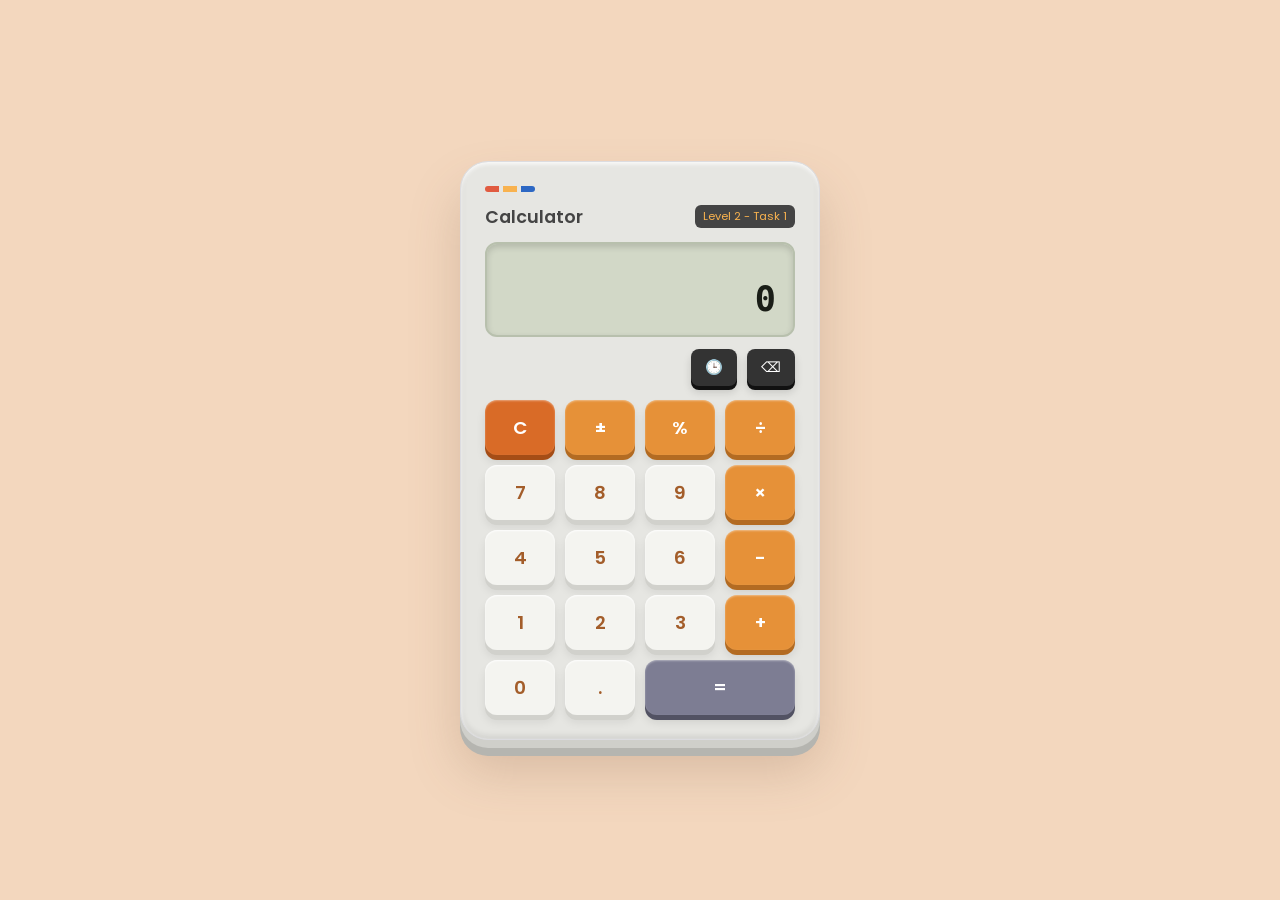
<file: WebDev-L2-Calculator/index.html>
<!DOCTYPE html>
<html lang="en">
<head>
  <meta charset="UTF-8">
  <meta name="viewport" content="width=device-width, initial-scale=1.0">
  <title>Calculator | Oasis Infobyte | Level 2 | Task 1</title>
  <link rel="stylesheet" href="style.css">
  <!-- Google Fonts for typography -->
  <link rel="preconnect" href="https://fonts.googleapis.com">
  <link rel="preconnect" href="https://fonts.gstatic.com" crossorigin>
  <link href="https://fonts.googleapis.com/css2?family=Poppins:wght@400;500;600&display=swap" rel="stylesheet">
</head>
<body>

  <div class="calculator-container">
    <!-- Top Brand Color Stripes -->
    <div class="brand-stripes">
      <span class="stripe red"></span>
      <span class="stripe yellow"></span>
      <span class="stripe blue"></span>
    </div>

    <!-- Header & Badge -->
    <div class="calculator-header">
      <h2>Calculator</h2>
      <span class="badge">Level 2 - Task 1</span>
    </div>

    <!-- Display Screen -->
    <div class="display-screen">
      <div id="previous-operand" class="previous-operand"></div>
      <div id="current-operand" class="current-operand">0</div>
    </div>

    <!-- Secondary Action Bar (History & Backspace) -->
    <div class="action-bar">
      <button class="btn-sub" id="history-btn" title="History">🕒</button>
      <button class="btn-sub" data-action="delete" title="Delete">⌫</button>
    </div>

    <!-- History Drawer / Panel -->
    <div id="history-panel" class="history-panel hidden">
      <div class="history-header">
        <span>Calculation History</span>
        <button id="close-history" class="close-btn">&times;</button>
      </div>
      <ul id="history-list">
        <li class="empty-history">No history yet</li>
      </ul>
    </div>

    <!-- Keypad Grid -->
    <div class="calculator-grid">
      <button class="btn btn-action" data-action="clear">C</button>
      <button class="btn btn-operator" data-action="operator">±</button>
      <button class="btn btn-operator" data-action="operator">%</button>
      <button class="btn btn-operator" data-action="operator">÷</button>

      <button class="btn btn-number" data-number>7</button>
      <button class="btn btn-number" data-number>8</button>
      <button class="btn btn-number" data-number>9</button>
      <button class="btn btn-operator" data-action="operator">×</button>

      <button class="btn btn-number" data-number>4</button>
      <button class="btn btn-number" data-number>5</button>
      <button class="btn btn-number" data-number>6</button>
      <button class="btn btn-operator" data-action="operator">-</button>

      <button class="btn btn-number" data-number>1</button>
      <button class="btn btn-number" data-number>2</button>
      <button class="btn btn-number" data-number>3</button>
      <button class="btn btn-operator" data-action="operator">+</button>

      <button class="btn btn-number btn-zero" data-number>0</button>
      <button class="btn btn-number" data-number>.</button>
      <button class="btn btn-equals" data-action="calculate">=</button>
    </div>
  </div>

  <script src="script.js"></script>
</body>
</html>
</file>
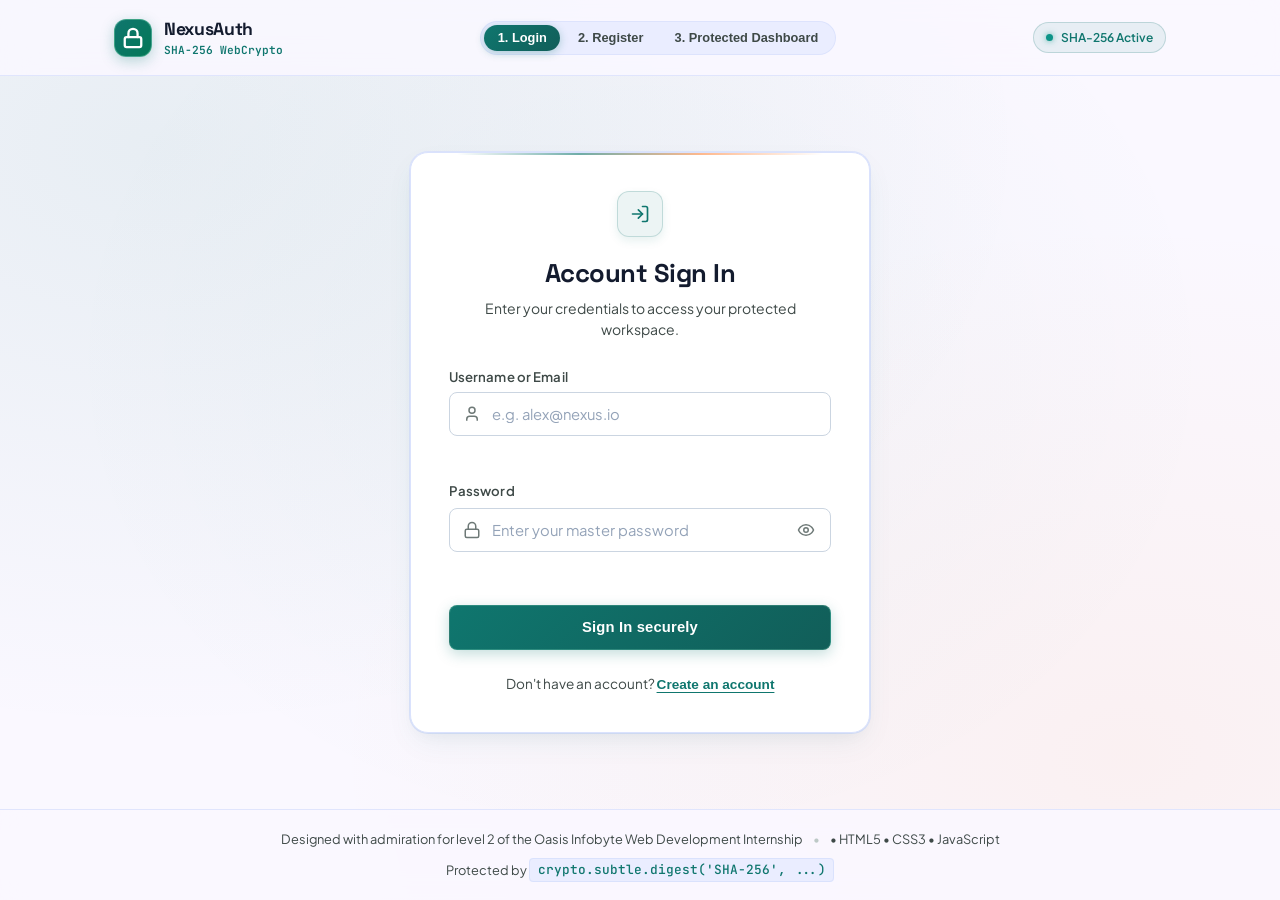
<file: WebDev-L2-LoginAuth/index.html>
<!doctype html>

<html lang="en">
  <head>
    <meta charset="utf-8" />
    <meta content="width=device-width, initial-scale=1.0" name="viewport" />
    <title>NexusAuth - Emerald Edition</title>
    <link href="https://fonts.googleapis.com" rel="preconnect" />
    <link crossorigin="" href="https://fonts.gstatic.com" rel="preconnect" />
    <link
      href="https://fonts.googleapis.com/css2?family=Plus+Jakarta+Sans:wght@400;500;600;700;800&amp;family=Space+Grotesk:wght@500;600;700&amp;family=JetBrains+Mono:wght@400;500;600&amp;display=swap"
      rel="stylesheet"
    />
    <link rel="stylesheet" href="style.css" />
  </head>
  <body>
    <!-- Top App Navigation -->
    <header class="navbar">
      <div class="nav-container">
        <div class="brand">
          <div class="brand-icon">
            <svg
              fill="none"
              height="22"
              stroke="currentColor"
              stroke-linecap="round"
              stroke-linejoin="round"
              stroke-width="2.5"
              viewbox="0 0 24 24"
              width="22"
            >
              <rect height="11" rx="2" ry="2" width="18" x="3" y="11"></rect>
              <path d="M7 11V7a5 5 0 0 1 10 0v4"></path>
            </svg>
          </div>
          <div class="brand-info">
            <span class="brand-title">NexusAuth</span>
            <span class="brand-tag">SHA-256 WebCrypto</span>
          </div>
        </div>
        <!-- Quick View Toggler Bar -->
        <nav aria-label="View Switcher" class="view-pills">
          <button
            class="tab-pill active"
            id="tab-login"
            onclick="switchView('login')"
            type="button"
          >
            1. Login
          </button>
          <button
            class="tab-pill"
            id="tab-register"
            onclick="switchView('register')"
            type="button"
          >
            2. Register
          </button>
          <button
            class="tab-pill"
            id="tab-dashboard"
            onclick="switchView('dashboard')"
            type="button"
          >
            3. Protected Dashboard
          </button>
        </nav>
        <div class="security-badge">
          <span class="dot-pulse"></span>
          <span>SHA-256 Active</span>
        </div>
      </div>
    </header>
    <!-- Main Multi-View Stage -->
    <main class="main-container">
      <!-- Global Toast Alert Banner -->
      <div
        aria-live="polite"
        class="toast-banner hidden"
        id="toast-banner"
        role="alert"
      >
        <div class="toast-icon" id="toast-icon"></div>
        <div class="toast-content" id="toast-message">
          Notification message here
        </div>
        <button
          aria-label="Dismiss alert"
          class="toast-close"
          id="toast-close"
          type="button"
        >
          ×
        </button>
      </div>
      <!-- VIEW 1: LOGIN -->
      <section class="auth-card" id="view-login">
        <div class="card-header">
          <div class="card-icon-pill">
            <svg
              fill="none"
              height="20"
              stroke="currentColor"
              stroke-linecap="round"
              stroke-linejoin="round"
              stroke-width="2"
              viewbox="0 0 24 24"
              width="20"
            >
              <path d="M15 3h4a2 2 0 0 1 2 2v14a2 2 0 0 1-2 2h-4"></path>
              <polyline points="10 17 15 12 10 7"></polyline>
              <line x1="15" x2="3" y1="12" y2="12"></line>
            </svg>
          </div>
          <h1 class="card-title">Account Sign In</h1>
          <p class="card-desc">
            Enter your credentials to access your protected workspace.
          </p>
        </div>
        <form class="auth-form" id="form-login" novalidate="">
          <div class="form-group">
            <label class="form-label" for="login-identifier"
              >Username or Email</label
            >
            <div class="input-wrapper">
              <svg
                class="input-icon"
                fill="none"
                height="18"
                stroke="currentColor"
                stroke-width="2"
                viewbox="0 0 24 24"
                width="18"
              >
                <path d="M19 21v-2a4 4 0 0 0-4-4H9a4 4 0 0 0-4 4v2"></path>
                <circle cx="12" cy="7" r="4"></circle>
              </svg>
              <input
                autocomplete="username"
                class="form-input"
                id="login-identifier"
                name="identifier"
                placeholder="e.g. alex@nexus.io"
                required=""
                type="text"
              />
            </div>
            <span class="field-error" id="err-login-identifier"></span>
          </div>
          <div class="form-group">
            <div class="label-row">
              <label class="form-label" for="login-password">Password</label>
            </div>
            <div class="input-wrapper">
              <svg
                class="input-icon"
                fill="none"
                height="18"
                stroke="currentColor"
                stroke-width="2"
                viewbox="0 0 24 24"
                width="18"
              >
                <rect height="11" rx="2" ry="2" width="18" x="3" y="11"></rect>
                <path d="M7 11V7a5 5 0 0 1 10 0v4"></path>
              </svg>
              <input
                autocomplete="current-password"
                class="form-input"
                id="login-password"
                name="password"
                placeholder="Enter your master password"
                required=""
                type="password"
              />
              <button
                aria-label="Toggle password visibility"
                class="btn-toggle-pw"
                data-target="login-password"
                type="button"
              >
                <svg
                  class="eye-open"
                  fill="none"
                  height="18"
                  stroke="currentColor"
                  stroke-width="2"
                  viewbox="0 0 24 24"
                  width="18"
                >
                  <path d="M2 12s3-7 10-7 10 7 10 7-3 7-10 7-10-7-10-7Z"></path>
                  <circle cx="12" cy="12" r="3"></circle>
                </svg>
                <svg
                  class="eye-closed hidden"
                  fill="none"
                  height="18"
                  stroke="currentColor"
                  stroke-width="2"
                  viewbox="0 0 24 24"
                  width="18"
                >
                  <path d="m9.88 9.88 4.24 4.24"></path>
                  <path
                    d="M10.73 5.08A10.43 10.43 0 0 1 12 5c7 0 10 7 10 7a13.16 13.16 0 0 1-1.67 2.68"
                  ></path>
                  <path
                    d="M6.61 6.61A13.526 13.526 0 0 0 2 12s3 7 10 7a9.74 9.74 0 0 0 5.39-1.61"
                  ></path>
                  <line x1="2" x2="22" y1="2" y2="22"></line>
                </svg>
              </button>
            </div>
            <span class="field-error" id="err-login-password"></span>
          </div>
          <button
            class="btn btn-primary w-full mt-2"
            id="btn-login-submit"
            type="submit"
          >
            <span class="btn-text">Sign In securely</span>
            <span aria-hidden="true" class="btn-spinner hidden"></span>
          </button>
        </form>
        <div class="card-footer">
          <p>
            Don't have an account?
            <button class="link-btn" id="link-to-register" type="button">
              Create an account
            </button>
          </p>
        </div>
      </section>
      <!-- VIEW 2: REGISTRATION -->
      <section class="auth-card hidden" id="view-register">
        <div class="card-header">
          <div class="card-icon-pill accent">
            <svg
              fill="none"
              height="20"
              stroke="currentColor"
              stroke-linecap="round"
              stroke-linejoin="round"
              stroke-width="2"
              viewbox="0 0 24 24"
              width="20"
            >
              <path d="M16 21v-2a4 4 0 0 0-4-4H6a4 4 0 0 0-4 4v2"></path>
              <circle cx="9" cy="7" r="4"></circle>
              <line x1="19" x2="19" y1="8" y2="14"></line>
              <line x1="22" x2="16" y1="11" y2="11"></line>
            </svg>
          </div>
          <h1 class="card-title">Register Master Identity</h1>
          <p class="card-desc">
            Passwords are hashed in your browser with SHA-256 before storage.
          </p>
        </div>
        <form class="auth-form" id="form-register" novalidate="">
          <div class="form-group">
            <label class="form-label" for="reg-identifier"
              >Username or Email</label
            >
            <div class="input-wrapper">
              <svg
                class="input-icon"
                fill="none"
                height="18"
                stroke="currentColor"
                stroke-width="2"
                viewbox="0 0 24 24"
                width="18"
              >
                <rect height="16" rx="2" width="20" x="2" y="4"></rect>
                <path d="m22 7-8.97 5.7a1.94 1.94 0 0 1-2.06 0L2 7"></path>
              </svg>
              <input
                autocomplete="username"
                class="form-input"
                id="reg-identifier"
                name="reg_identifier"
                placeholder="e.g. dev_nexus or user@domain.com"
                required=""
                type="text"
              />
            </div>
            <span class="field-error" id="err-reg-identifier"></span>
          </div>
          <div class="form-group">
            <label class="form-label" for="reg-password">Master Password</label>
            <div class="input-wrapper">
              <svg
                class="input-icon"
                fill="none"
                height="18"
                stroke="currentColor"
                stroke-width="2"
                viewbox="0 0 24 24"
                width="18"
              >
                <rect height="11" rx="2" ry="2" width="18" x="3" y="11"></rect>
                <path d="M7 11V7a5 5 0 0 1 10 0v4"></path>
              </svg>
              <input
                autocomplete="new-password"
                class="form-input"
                id="reg-password"
                name="reg_password"
                placeholder="At least 8 chars + 1 number"
                required=""
                type="password"
              />
              <button
                aria-label="Toggle password visibility"
                class="btn-toggle-pw"
                data-target="reg-password"
                type="button"
              >
                <svg
                  class="eye-open"
                  fill="none"
                  height="18"
                  stroke="currentColor"
                  stroke-width="2"
                  viewbox="0 0 24 24"
                  width="18"
                >
                  <path d="M2 12s3-7 10-7 10 7 10 7-3 7-10 7-10-7-10-7Z"></path>
                  <circle cx="12" cy="12" r="3"></circle>
                </svg>
                <svg
                  class="eye-closed hidden"
                  fill="none"
                  height="18"
                  stroke="currentColor"
                  stroke-width="2"
                  viewbox="0 0 24 24"
                  width="18"
                >
                  <path d="m9.88 9.88 4.24 4.24"></path>
                  <path
                    d="M10.73 5.08A10.43 10.43 0 0 1 12 5c7 0 10 7 10 7a13.16 13.16 0 0 1-1.67 2.68"
                  ></path>
                  <path
                    d="M6.61 6.61A13.526 13.526 0 0 0 2 12s3 7 10 7a9.74 9.74 0 0 0 5.39-1.61"
                  ></path>
                  <line x1="2" x2="22" y1="2" y2="22"></line>
                </svg>
              </button>
            </div>
            <!-- Live Password Rules -->
            <div aria-live="polite" class="pw-rules">
              <div class="rule-item" id="rule-len">
                <span class="rule-indicator">•</span>
                <span>Minimum 8 characters</span>
              </div>
              <div class="rule-item" id="rule-num">
                <span class="rule-indicator">•</span>
                <span>At least 1 numeric digit (0-9)</span>
              </div>
            </div>
            <span class="field-error" id="err-reg-password"></span>
          </div>
          <button
            class="btn btn-primary accent w-full mt-2"
            id="btn-reg-submit"
            type="submit"
          >
            <span class="btn-text">Create Secure Account</span>
            <span aria-hidden="true" class="btn-spinner hidden"></span>
          </button>
        </form>
        <div class="card-footer">
          <p>
            Already have an account?
            <button class="link-btn" id="link-to-login" type="button">
              Sign in instead
            </button>
          </p>
        </div>
      </section>
      <!-- VIEW 3: PROTECTED DASHBOARD -->
      <section class="dashboard-card hidden" id="view-dashboard">
        <div class="dash-top-bar">
          <div class="user-greeting">
            <div class="avatar-circle" id="user-avatar-initial">U</div>
            <div>
              <span class="greeting-subtitle">Active Session Established</span>
              <h1 class="greeting-title" id="greeting-username">
                Welcome back, User!
              </h1>
            </div>
          </div>
          <button class="btn btn-danger-outline" id="btn-logout" type="button">
            <svg
              fill="none"
              height="18"
              stroke="currentColor"
              stroke-linecap="round"
              stroke-linejoin="round"
              stroke-width="2"
              viewbox="0 0 24 24"
              width="18"
            >
              <path d="M9 21H5a2 2 0 0 1-2-2V5a2 2 0 0 1 2-2h4"></path>
              <polyline points="16 17 21 12 16 7"></polyline>
              <line x1="21" x2="9" y1="12" y2="12"></line>
            </svg>
            <span>Sign Out</span>
          </button>
        </div>
        <!-- Dashboard Telemetry Grid -->
        <div class="telemetry-grid">
          <div class="telemetry-card">
            <div class="telemetry-header">
              <span class="tel-label">Cryptographic Standard</span>
              <span class="tel-pill emerald">Active</span>
            </div>
            <div class="tel-value font-mono">SHA-256 WebCrypto</div>
            <p class="tel-desc">
              Hardware-accelerated irreversible 256-bit hash digest generated in
              browser memory.
            </p>
          </div>
          <div class="telemetry-card">
            <div class="telemetry-header">
              <span class="tel-label">Vault Storage Status</span>
              <span class="tel-pill teal">Local Isolated</span>
            </div>
            <div class="tel-value" id="vault-user-count">0 Users Stored</div>
            <p class="tel-desc">
              Plaintext passwords never touch storage or console logs.
            </p>
          </div>
          <div class="telemetry-card">
            <div class="telemetry-header">
              <span class="tel-label">Session ID</span>
              <span class="tel-pill amber">Tokenized</span>
            </div>
            <div class="tel-value font-mono text-sm" id="session-token-display">
              ...
            </div>
            <p class="tel-desc">
              Timestamp-signed local session tracker with automatic expiration
              check.
            </p>
          </div>
        </div>
        <!-- User Cryptographic Inspector -->
        <div class="inspector-card">
          <div class="inspector-header">
            <div class="flex items-center gap-2">
              <svg
                fill="none"
                height="18"
                stroke="currentColor"
                stroke-width="2"
                viewbox="0 0 24 24"
                width="18"
              >
                <path
                  d="M21 16V8a2 2 0 0 0-1-1.73l-7-4a2 2 0 0 0-2 0l-7 4A2 2 0 0 0 3 8v8a2 2 0 0 0 1 1.73l7 4a2 2 0 0 0 2 0l7-4A2 2 0 0 0 21 16z"
                ></path>
              </svg>
              <h3 class="font-semibold text-sm">
                Authenticated User Hash Inspection
              </h3>
            </div>
            <span class="font-mono text-xs text-muted"
              >localStorage key: nexus_users_vault_v1</span
            >
          </div>
          <div class="inspector-body">
            <div class="hash-row">
              <span class="hash-label">Session Identity:</span>
              <span class="hash-val" id="dash-session-identity">--</span>
            </div>
            <div class="hash-row">
              <span class="hash-label">SHA-256 Digest in Vault:</span>
              <span class="hash-val font-mono text-xs" id="dash-session-hash"
                >--</span
              >
            </div>
            <div class="hash-row">
              <span class="hash-label">Login Timestamp:</span>
              <span class="hash-val text-xs text-muted" id="dash-session-time"
                >--</span
              >
            </div>
          </div>
        </div>
      </section>
    </main>
    <!-- Global Footer -->
    <footer class="app-footer">
      <div class="footer-container">
        <div class="footer-left">
          <span>Designed with admiration for level 2 of the Oasis Infobyte Web Development Internship</span>
          <span class="separator">•</span>
          <span>• HTML5 • CSS3 • JavaScript</span>
        </div>
        <div class="footer-right">
          <span class="crypto-note"
            >Protected by
            <code>crypto.subtle.digest('SHA-256', ...)</code></span
          >
        </div>
      </div>
    </footer>
    <script src="script.js"></script>
  </body>
</html>
</file>
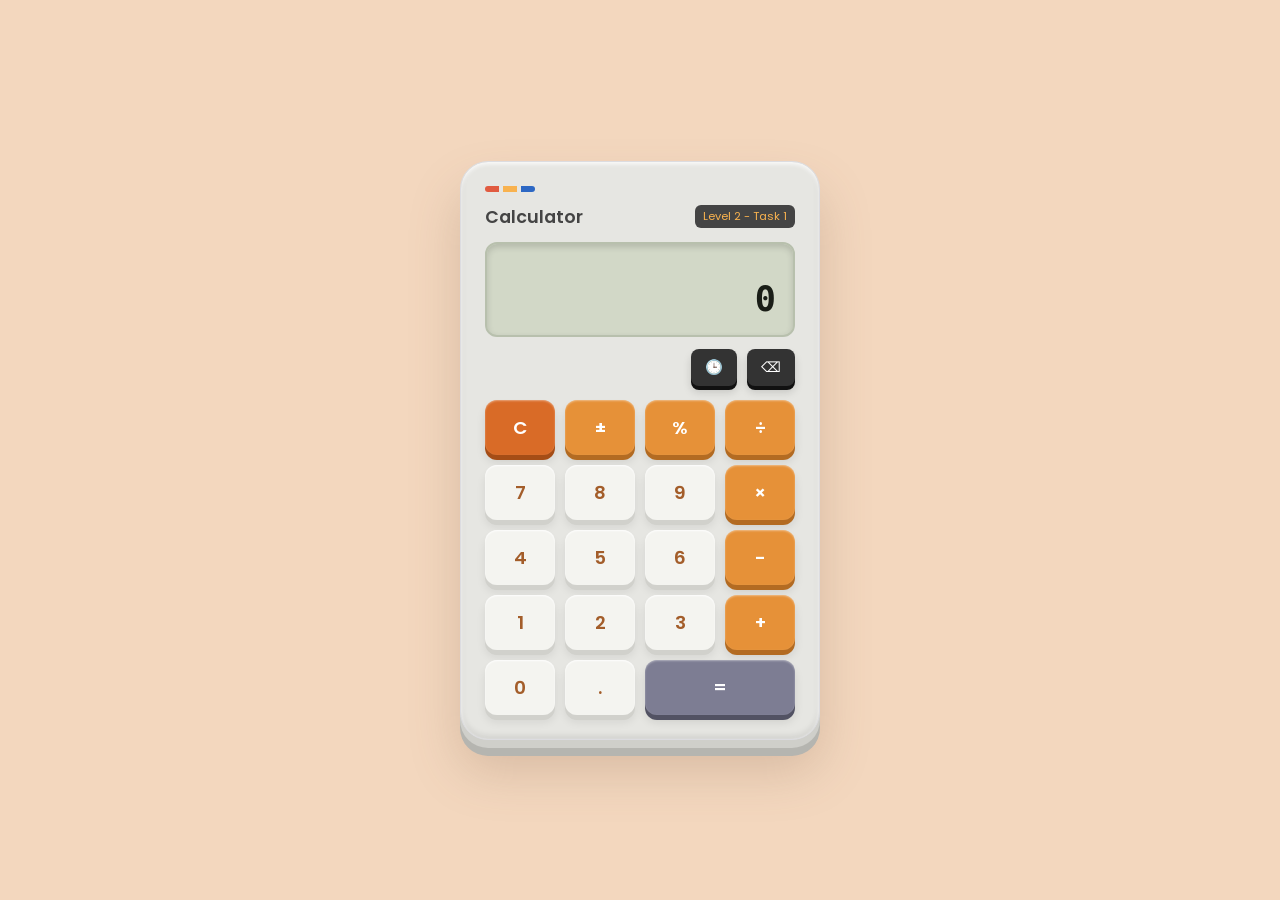
<file: WebDev-L2-T1-Calculator/index.html>
<!DOCTYPE html>
<html lang="en">
<head>
  <meta charset="UTF-8">
  <meta name="viewport" content="width=device-width, initial-scale=1.0">
  <title>Retro Calculator | Oasis Infobyte Task 1</title>
  <link rel="stylesheet" href="style.css">
  <!-- Google Fonts for typography -->
  <link rel="preconnect" href="https://fonts.googleapis.com">
  <link rel="preconnect" href="https://fonts.gstatic.com" crossorigin>
  <link href="https://fonts.googleapis.com/css2?family=Poppins:wght@400;500;600&display=swap" rel="stylesheet">
</head>
<body>

  <div class="calculator-container">
    <!-- Top Brand Color Stripes -->
    <div class="brand-stripes">
      <span class="stripe red"></span>
      <span class="stripe yellow"></span>
      <span class="stripe blue"></span>
    </div>

    <!-- Header & Badge -->
    <div class="calculator-header">
      <h2>Calculator</h2>
      <span class="badge">Level 2 - Task 1</span>
    </div>

    <!-- Display Screen -->
    <div class="display-screen">
      <div id="previous-operand" class="previous-operand"></div>
      <div id="current-operand" class="current-operand">0</div>
    </div>

    <!-- Secondary Action Bar (History & Backspace) -->
    <div class="action-bar">
      <button class="btn-sub" id="history-btn" title="History">🕒</button>
      <button class="btn-sub" data-action="delete" title="Delete">⌫</button>
    </div>

    <!-- History Drawer / Panel -->
    <div id="history-panel" class="history-panel hidden">
      <div class="history-header">
        <span>Calculation History</span>
        <button id="close-history" class="close-btn">&times;</button>
      </div>
      <ul id="history-list">
        <li class="empty-history">No history yet</li>
      </ul>
    </div>

    <!-- Keypad Grid -->
    <div class="calculator-grid">
      <button class="btn btn-action" data-action="clear">C</button>
      <button class="btn btn-operator" data-action="operator">±</button>
      <button class="btn btn-operator" data-action="operator">%</button>
      <button class="btn btn-operator" data-action="operator">÷</button>

      <button class="btn btn-number" data-number>7</button>
      <button class="btn btn-number" data-number>8</button>
      <button class="btn btn-number" data-number>9</button>
      <button class="btn btn-operator" data-action="operator">×</button>

      <button class="btn btn-number" data-number>4</button>
      <button class="btn btn-number" data-number>5</button>
      <button class="btn btn-number" data-number>6</button>
      <button class="btn btn-operator" data-action="operator">-</button>

      <button class="btn btn-number" data-number>1</button>
      <button class="btn btn-number" data-number>2</button>
      <button class="btn btn-number" data-number>3</button>
      <button class="btn btn-operator" data-action="operator">+</button>

      <button class="btn btn-number btn-zero" data-number>0</button>
      <button class="btn btn-number" data-number>.</button>
      <button class="btn btn-equals" data-action="calculate">=</button>
    </div>
  </div>

  <script src="script.js"></script>
</body>
</html>
</file>
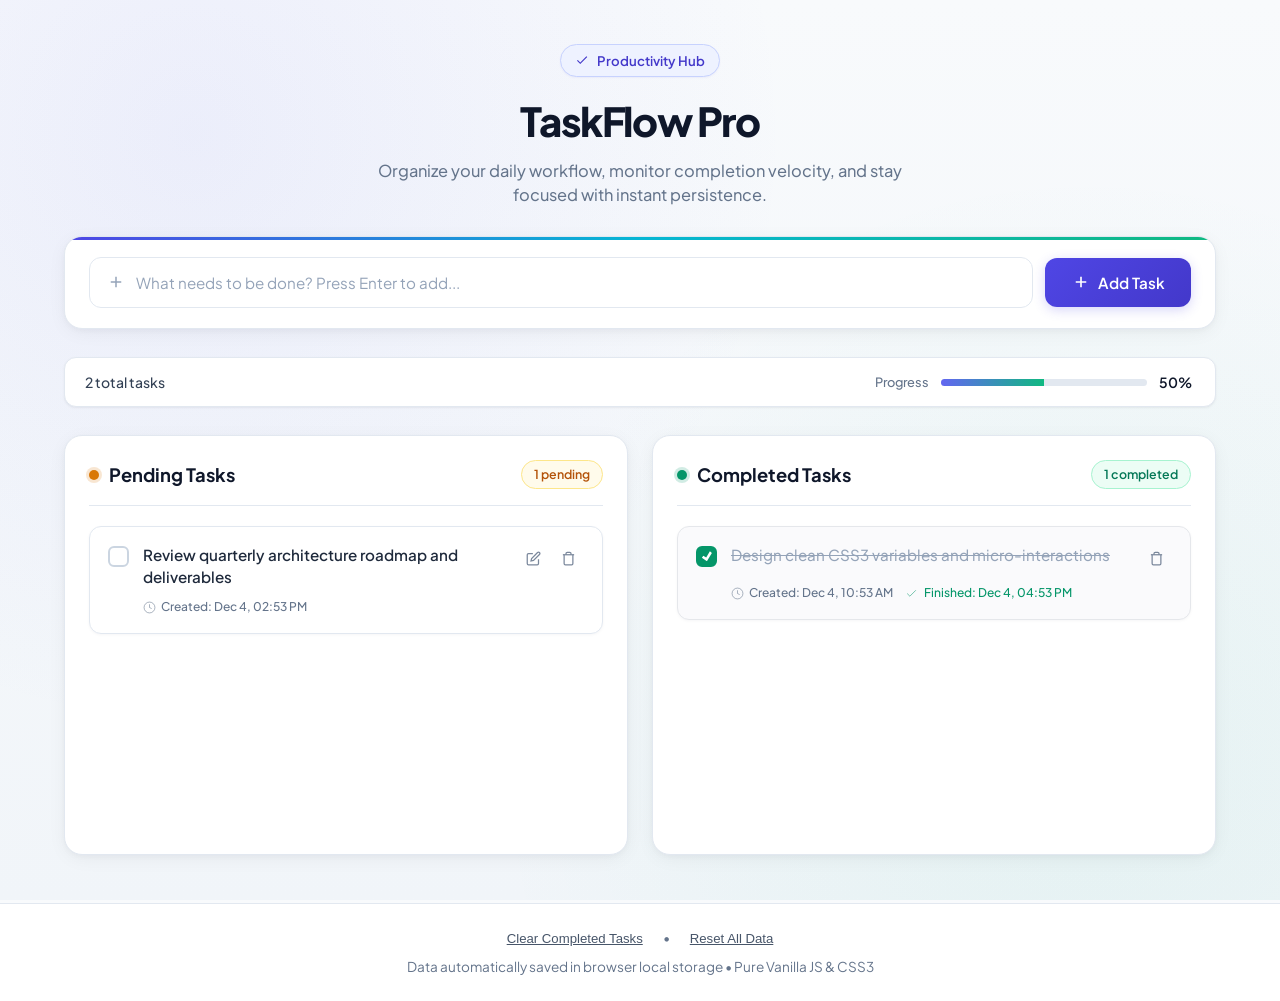
<file: WebDev-L2-T3-ToDoApp/index.html>
<!doctype html>

<html lang="en">
  <head>
    <meta charset="utf-8" />
    <meta content="width=device-width, initial-scale=1.0" name="viewport" />
    <title>TaskFlow — Modern To-Do Web Application</title>
    <link href="https://fonts.googleapis.com" rel="preconnect" />
    <link crossorigin="" href="https://fonts.gstatic.com" rel="preconnect" />
    <link
      href="https://fonts.googleapis.com/css2?family=Plus+Jakarta+Sans:wght@400;500;600;700&amp;display=swap"
      rel="stylesheet"
    />

    <link rel="stylesheet" href="style.css" />
  </head>
  <body>
    <!-- Header Section -->
    <header>
      <div class="brand-badge">
        <svg viewbox="0 0 24 24">
          <path d="M9 16.17L4.83 12l-1.42 1.41L9 19 21 7l-1.41-1.41z"></path>
        </svg>
        Productivity Hub
      </div>
      <h1>TaskFlow Pro</h1>
      <p>
        Organize your daily workflow, monitor completion velocity, and stay
        focused with instant persistence.
      </p>
    </header>
    <!-- Main Content Area -->
    <main>
      <!-- Task Creation Section -->
      <section aria-label="Task Creation Form" class="create-task-card">
        <form class="task-form" id="task-form">
          <div class="input-wrapper">
            <svg
              class="input-icon"
              fill="none"
              stroke="currentColor"
              stroke-width="2"
              viewbox="0 0 24 24"
            >
              <line x1="12" x2="12" y1="5" y2="19"></line>
              <line x1="5" x2="19" y1="12" y2="12"></line>
            </svg>
            <input
              autocomplete="off"
              class="task-input"
              id="task-input"
              placeholder="What needs to be done? Press Enter to add..."
              required=""
              type="text"
            />
          </div>
          <button class="btn-add" id="add-btn" type="submit">
            <svg viewbox="0 0 24 24">
              <line x1="12" x2="12" y1="5" y2="19"></line>
              <line x1="5" x2="19" y1="12" y2="12"></line>
            </svg>
            Add Task
          </button>
        </form>
      </section>
      <!-- Overall Summary & Progress Bar -->
      <section aria-label="Overview Statistics" class="stats-bar">
        <div id="stats-summary-text">0 total tasks</div>
        <div class="stats-progress-wrap">
          <span style="font-size: 0.8rem; color: #64748b">Progress</span>
          <div class="progress-bar-bg">
            <div class="progress-bar-fill" id="progress-fill"></div>
          </div>
          <span
            id="progress-percent"
            style="font-weight: 600; min-width: 36px; color: #0f172a"
            >0%</span
          >
        </div>
      </section>
      <!-- Two-Column Task Lists Grid -->
      <section aria-label="Tasks Overview" class="lists-grid">
        <!-- Pending Tasks Column -->
        <div class="list-panel" id="pending-section">
          <div class="panel-header">
            <div class="panel-title">
              <span class="title-indicator indicator-pending"></span>
              <h2>Pending Tasks</h2>
            </div>
            <span class="task-badge" id="pending-count-badge">0 pending</span>
          </div>
          <div class="task-items-container" id="pending-list" role="list">
            <!-- Pending items injected dynamically -->
          </div>
        </div>
        <!-- Completed Tasks Column -->
        <div class="list-panel" id="completed-section">
          <div class="panel-header">
            <div class="panel-title">
              <span class="title-indicator indicator-completed"></span>
              <h2>Completed Tasks</h2>
            </div>
            <span class="task-badge" id="completed-count-badge"
              >0 completed</span
            >
          </div>
          <div class="task-items-container" id="completed-list" role="list">
            <!-- Completed items injected dynamically -->
          </div>
        </div>
      </section>
    </main>
    <!-- Footer Section -->
    <footer>
      <div class="footer-links">
        <button class="btn-text-action" id="btn-clear-completed">
          Clear Completed Tasks
        </button>
        <span>•</span>
        <button class="btn-text-action" id="btn-reset-all">
          Reset All Data
        </button>
      </div>
      <p>
        Data automatically saved in browser local storage • Pure Vanilla JS
        &amp; CSS3
      </p>
    </footer>

    <script src="script.js"></script>
  </body>
</html>
</file>
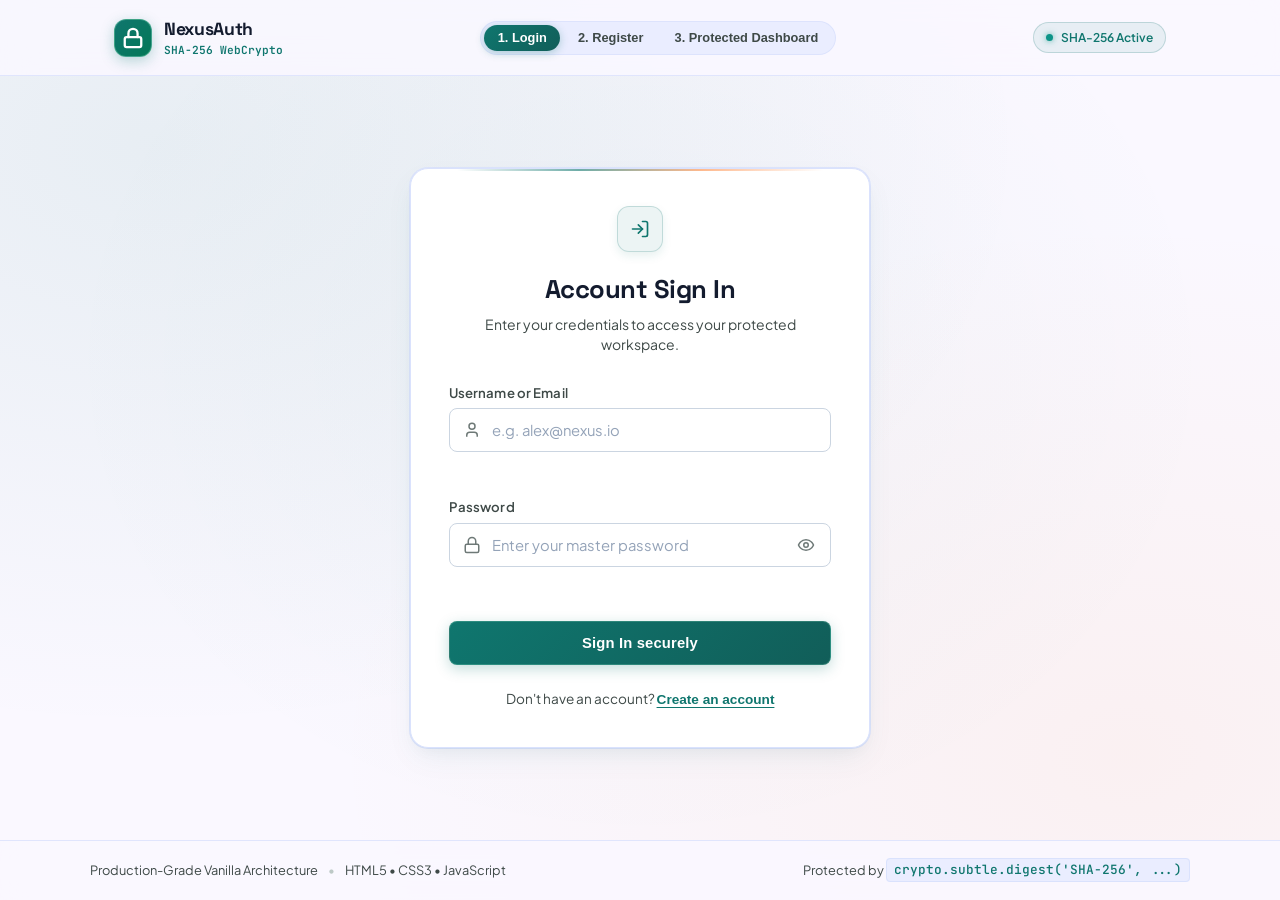
<file: WebDev-L2-T4-LoginAuth/index.html>
<!doctype html>

<html lang="en">
  <head>
    <meta charset="utf-8" />
    <meta content="width=device-width, initial-scale=1.0" name="viewport" />
    <title>NexusAuth - Emerald Edition</title>
    <link href="https://fonts.googleapis.com" rel="preconnect" />
    <link crossorigin="" href="https://fonts.gstatic.com" rel="preconnect" />
    <link
      href="https://fonts.googleapis.com/css2?family=Plus+Jakarta+Sans:wght@400;500;600;700;800&amp;family=Space+Grotesk:wght@500;600;700&amp;family=JetBrains+Mono:wght@400;500;600&amp;display=swap"
      rel="stylesheet"
    />
    <link rel="stylesheet" href="style.css" />
  </head>
  <body>
    <!-- Top App Navigation -->
    <header class="navbar">
      <div class="nav-container">
        <div class="brand">
          <div class="brand-icon">
            <svg
              fill="none"
              height="22"
              stroke="currentColor"
              stroke-linecap="round"
              stroke-linejoin="round"
              stroke-width="2.5"
              viewbox="0 0 24 24"
              width="22"
            >
              <rect height="11" rx="2" ry="2" width="18" x="3" y="11"></rect>
              <path d="M7 11V7a5 5 0 0 1 10 0v4"></path>
            </svg>
          </div>
          <div class="brand-info">
            <span class="brand-title">NexusAuth</span>
            <span class="brand-tag">SHA-256 WebCrypto</span>
          </div>
        </div>
        <!-- Quick View Toggler Bar -->
        <nav aria-label="View Switcher" class="view-pills">
          <button
            class="tab-pill active"
            id="tab-login"
            onclick="switchView('login')"
            type="button"
          >
            1. Login
          </button>
          <button
            class="tab-pill"
            id="tab-register"
            onclick="switchView('register')"
            type="button"
          >
            2. Register
          </button>
          <button
            class="tab-pill"
            id="tab-dashboard"
            onclick="switchView('dashboard')"
            type="button"
          >
            3. Protected Dashboard
          </button>
        </nav>
        <div class="security-badge">
          <span class="dot-pulse"></span>
          <span>SHA-256 Active</span>
        </div>
      </div>
    </header>
    <!-- Main Multi-View Stage -->
    <main class="main-container">
      <!-- Global Toast Alert Banner -->
      <div
        aria-live="polite"
        class="toast-banner hidden"
        id="toast-banner"
        role="alert"
      >
        <div class="toast-icon" id="toast-icon"></div>
        <div class="toast-content" id="toast-message">
          Notification message here
        </div>
        <button
          aria-label="Dismiss alert"
          class="toast-close"
          id="toast-close"
          type="button"
        >
          ×
        </button>
      </div>
      <!-- VIEW 1: LOGIN -->
      <section class="auth-card" id="view-login">
        <div class="card-header">
          <div class="card-icon-pill">
            <svg
              fill="none"
              height="20"
              stroke="currentColor"
              stroke-linecap="round"
              stroke-linejoin="round"
              stroke-width="2"
              viewbox="0 0 24 24"
              width="20"
            >
              <path d="M15 3h4a2 2 0 0 1 2 2v14a2 2 0 0 1-2 2h-4"></path>
              <polyline points="10 17 15 12 10 7"></polyline>
              <line x1="15" x2="3" y1="12" y2="12"></line>
            </svg>
          </div>
          <h1 class="card-title">Account Sign In</h1>
          <p class="card-desc">
            Enter your credentials to access your protected workspace.
          </p>
        </div>
        <form class="auth-form" id="form-login" novalidate="">
          <div class="form-group">
            <label class="form-label" for="login-identifier"
              >Username or Email</label
            >
            <div class="input-wrapper">
              <svg
                class="input-icon"
                fill="none"
                height="18"
                stroke="currentColor"
                stroke-width="2"
                viewbox="0 0 24 24"
                width="18"
              >
                <path d="M19 21v-2a4 4 0 0 0-4-4H9a4 4 0 0 0-4 4v2"></path>
                <circle cx="12" cy="7" r="4"></circle>
              </svg>
              <input
                autocomplete="username"
                class="form-input"
                id="login-identifier"
                name="identifier"
                placeholder="e.g. alex@nexus.io"
                required=""
                type="text"
              />
            </div>
            <span class="field-error" id="err-login-identifier"></span>
          </div>
          <div class="form-group">
            <div class="label-row">
              <label class="form-label" for="login-password">Password</label>
            </div>
            <div class="input-wrapper">
              <svg
                class="input-icon"
                fill="none"
                height="18"
                stroke="currentColor"
                stroke-width="2"
                viewbox="0 0 24 24"
                width="18"
              >
                <rect height="11" rx="2" ry="2" width="18" x="3" y="11"></rect>
                <path d="M7 11V7a5 5 0 0 1 10 0v4"></path>
              </svg>
              <input
                autocomplete="current-password"
                class="form-input"
                id="login-password"
                name="password"
                placeholder="Enter your master password"
                required=""
                type="password"
              />
              <button
                aria-label="Toggle password visibility"
                class="btn-toggle-pw"
                data-target="login-password"
                type="button"
              >
                <svg
                  class="eye-open"
                  fill="none"
                  height="18"
                  stroke="currentColor"
                  stroke-width="2"
                  viewbox="0 0 24 24"
                  width="18"
                >
                  <path d="M2 12s3-7 10-7 10 7 10 7-3 7-10 7-10-7-10-7Z"></path>
                  <circle cx="12" cy="12" r="3"></circle>
                </svg>
                <svg
                  class="eye-closed hidden"
                  fill="none"
                  height="18"
                  stroke="currentColor"
                  stroke-width="2"
                  viewbox="0 0 24 24"
                  width="18"
                >
                  <path d="m9.88 9.88 4.24 4.24"></path>
                  <path
                    d="M10.73 5.08A10.43 10.43 0 0 1 12 5c7 0 10 7 10 7a13.16 13.16 0 0 1-1.67 2.68"
                  ></path>
                  <path
                    d="M6.61 6.61A13.526 13.526 0 0 0 2 12s3 7 10 7a9.74 9.74 0 0 0 5.39-1.61"
                  ></path>
                  <line x1="2" x2="22" y1="2" y2="22"></line>
                </svg>
              </button>
            </div>
            <span class="field-error" id="err-login-password"></span>
          </div>
          <button
            class="btn btn-primary w-full mt-2"
            id="btn-login-submit"
            type="submit"
          >
            <span class="btn-text">Sign In securely</span>
            <span aria-hidden="true" class="btn-spinner hidden"></span>
          </button>
        </form>
        <div class="card-footer">
          <p>
            Don't have an account?
            <button class="link-btn" id="link-to-register" type="button">
              Create an account
            </button>
          </p>
        </div>
      </section>
      <!-- VIEW 2: REGISTRATION -->
      <section class="auth-card hidden" id="view-register">
        <div class="card-header">
          <div class="card-icon-pill accent">
            <svg
              fill="none"
              height="20"
              stroke="currentColor"
              stroke-linecap="round"
              stroke-linejoin="round"
              stroke-width="2"
              viewbox="0 0 24 24"
              width="20"
            >
              <path d="M16 21v-2a4 4 0 0 0-4-4H6a4 4 0 0 0-4 4v2"></path>
              <circle cx="9" cy="7" r="4"></circle>
              <line x1="19" x2="19" y1="8" y2="14"></line>
              <line x1="22" x2="16" y1="11" y2="11"></line>
            </svg>
          </div>
          <h1 class="card-title">Register Master Identity</h1>
          <p class="card-desc">
            Passwords are hashed in your browser with SHA-256 before storage.
          </p>
        </div>
        <form class="auth-form" id="form-register" novalidate="">
          <div class="form-group">
            <label class="form-label" for="reg-identifier"
              >Username or Email</label
            >
            <div class="input-wrapper">
              <svg
                class="input-icon"
                fill="none"
                height="18"
                stroke="currentColor"
                stroke-width="2"
                viewbox="0 0 24 24"
                width="18"
              >
                <rect height="16" rx="2" width="20" x="2" y="4"></rect>
                <path d="m22 7-8.97 5.7a1.94 1.94 0 0 1-2.06 0L2 7"></path>
              </svg>
              <input
                autocomplete="username"
                class="form-input"
                id="reg-identifier"
                name="reg_identifier"
                placeholder="e.g. dev_nexus or user@domain.com"
                required=""
                type="text"
              />
            </div>
            <span class="field-error" id="err-reg-identifier"></span>
          </div>
          <div class="form-group">
            <label class="form-label" for="reg-password">Master Password</label>
            <div class="input-wrapper">
              <svg
                class="input-icon"
                fill="none"
                height="18"
                stroke="currentColor"
                stroke-width="2"
                viewbox="0 0 24 24"
                width="18"
              >
                <rect height="11" rx="2" ry="2" width="18" x="3" y="11"></rect>
                <path d="M7 11V7a5 5 0 0 1 10 0v4"></path>
              </svg>
              <input
                autocomplete="new-password"
                class="form-input"
                id="reg-password"
                name="reg_password"
                placeholder="At least 8 chars + 1 number"
                required=""
                type="password"
              />
              <button
                aria-label="Toggle password visibility"
                class="btn-toggle-pw"
                data-target="reg-password"
                type="button"
              >
                <svg
                  class="eye-open"
                  fill="none"
                  height="18"
                  stroke="currentColor"
                  stroke-width="2"
                  viewbox="0 0 24 24"
                  width="18"
                >
                  <path d="M2 12s3-7 10-7 10 7 10 7-3 7-10 7-10-7-10-7Z"></path>
                  <circle cx="12" cy="12" r="3"></circle>
                </svg>
                <svg
                  class="eye-closed hidden"
                  fill="none"
                  height="18"
                  stroke="currentColor"
                  stroke-width="2"
                  viewbox="0 0 24 24"
                  width="18"
                >
                  <path d="m9.88 9.88 4.24 4.24"></path>
                  <path
                    d="M10.73 5.08A10.43 10.43 0 0 1 12 5c7 0 10 7 10 7a13.16 13.16 0 0 1-1.67 2.68"
                  ></path>
                  <path
                    d="M6.61 6.61A13.526 13.526 0 0 0 2 12s3 7 10 7a9.74 9.74 0 0 0 5.39-1.61"
                  ></path>
                  <line x1="2" x2="22" y1="2" y2="22"></line>
                </svg>
              </button>
            </div>
            <!-- Live Password Rules -->
            <div aria-live="polite" class="pw-rules">
              <div class="rule-item" id="rule-len">
                <span class="rule-indicator">•</span>
                <span>Minimum 8 characters</span>
              </div>
              <div class="rule-item" id="rule-num">
                <span class="rule-indicator">•</span>
                <span>At least 1 numeric digit (0-9)</span>
              </div>
            </div>
            <span class="field-error" id="err-reg-password"></span>
          </div>
          <button
            class="btn btn-primary accent w-full mt-2"
            id="btn-reg-submit"
            type="submit"
          >
            <span class="btn-text">Create Secure Account</span>
            <span aria-hidden="true" class="btn-spinner hidden"></span>
          </button>
        </form>
        <div class="card-footer">
          <p>
            Already have an account?
            <button class="link-btn" id="link-to-login" type="button">
              Sign in instead
            </button>
          </p>
        </div>
      </section>
      <!-- VIEW 3: PROTECTED DASHBOARD -->
      <section class="dashboard-card hidden" id="view-dashboard">
        <div class="dash-top-bar">
          <div class="user-greeting">
            <div class="avatar-circle" id="user-avatar-initial">U</div>
            <div>
              <span class="greeting-subtitle">Active Session Established</span>
              <h1 class="greeting-title" id="greeting-username">
                Welcome back, User!
              </h1>
            </div>
          </div>
          <button class="btn btn-danger-outline" id="btn-logout" type="button">
            <svg
              fill="none"
              height="18"
              stroke="currentColor"
              stroke-linecap="round"
              stroke-linejoin="round"
              stroke-width="2"
              viewbox="0 0 24 24"
              width="18"
            >
              <path d="M9 21H5a2 2 0 0 1-2-2V5a2 2 0 0 1 2-2h4"></path>
              <polyline points="16 17 21 12 16 7"></polyline>
              <line x1="21" x2="9" y1="12" y2="12"></line>
            </svg>
            <span>Sign Out</span>
          </button>
        </div>
        <!-- Dashboard Telemetry Grid -->
        <div class="telemetry-grid">
          <div class="telemetry-card">
            <div class="telemetry-header">
              <span class="tel-label">Cryptographic Standard</span>
              <span class="tel-pill emerald">Active</span>
            </div>
            <div class="tel-value font-mono">SHA-256 WebCrypto</div>
            <p class="tel-desc">
              Hardware-accelerated irreversible 256-bit hash digest generated in
              browser memory.
            </p>
          </div>
          <div class="telemetry-card">
            <div class="telemetry-header">
              <span class="tel-label">Vault Storage Status</span>
              <span class="tel-pill teal">Local Isolated</span>
            </div>
            <div class="tel-value" id="vault-user-count">0 Users Stored</div>
            <p class="tel-desc">
              Plaintext passwords never touch storage or console logs.
            </p>
          </div>
          <div class="telemetry-card">
            <div class="telemetry-header">
              <span class="tel-label">Session ID</span>
              <span class="tel-pill amber">Tokenized</span>
            </div>
            <div class="tel-value font-mono text-sm" id="session-token-display">
              ...
            </div>
            <p class="tel-desc">
              Timestamp-signed local session tracker with automatic expiration
              check.
            </p>
          </div>
        </div>
        <!-- User Cryptographic Inspector -->
        <div class="inspector-card">
          <div class="inspector-header">
            <div class="flex items-center gap-2">
              <svg
                fill="none"
                height="18"
                stroke="currentColor"
                stroke-width="2"
                viewbox="0 0 24 24"
                width="18"
              >
                <path
                  d="M21 16V8a2 2 0 0 0-1-1.73l-7-4a2 2 0 0 0-2 0l-7 4A2 2 0 0 0 3 8v8a2 2 0 0 0 1 1.73l7 4a2 2 0 0 0 2 0l7-4A2 2 0 0 0 21 16z"
                ></path>
              </svg>
              <h3 class="font-semibold text-sm">
                Authenticated User Hash Inspection
              </h3>
            </div>
            <span class="font-mono text-xs text-muted"
              >localStorage key: nexus_users_vault_v1</span
            >
          </div>
          <div class="inspector-body">
            <div class="hash-row">
              <span class="hash-label">Session Identity:</span>
              <span class="hash-val" id="dash-session-identity">--</span>
            </div>
            <div class="hash-row">
              <span class="hash-label">SHA-256 Digest in Vault:</span>
              <span class="hash-val font-mono text-xs" id="dash-session-hash"
                >--</span
              >
            </div>
            <div class="hash-row">
              <span class="hash-label">Login Timestamp:</span>
              <span class="hash-val text-xs text-muted" id="dash-session-time"
                >--</span
              >
            </div>
          </div>
        </div>
      </section>
    </main>
    <!-- Global Footer -->
    <footer class="app-footer">
      <div class="footer-container">
        <div class="footer-left">
          <span>Production-Grade Vanilla Architecture</span>
          <span class="separator">•</span>
          <span>HTML5 • CSS3 • JavaScript</span>
        </div>
        <div class="footer-right">
          <span class="crypto-note"
            >Protected by
            <code>crypto.subtle.digest('SHA-256', ...)</code></span
          >
        </div>
      </div>
    </footer>
    <script src="script.js"></script>
  </body>
</html>
</file>
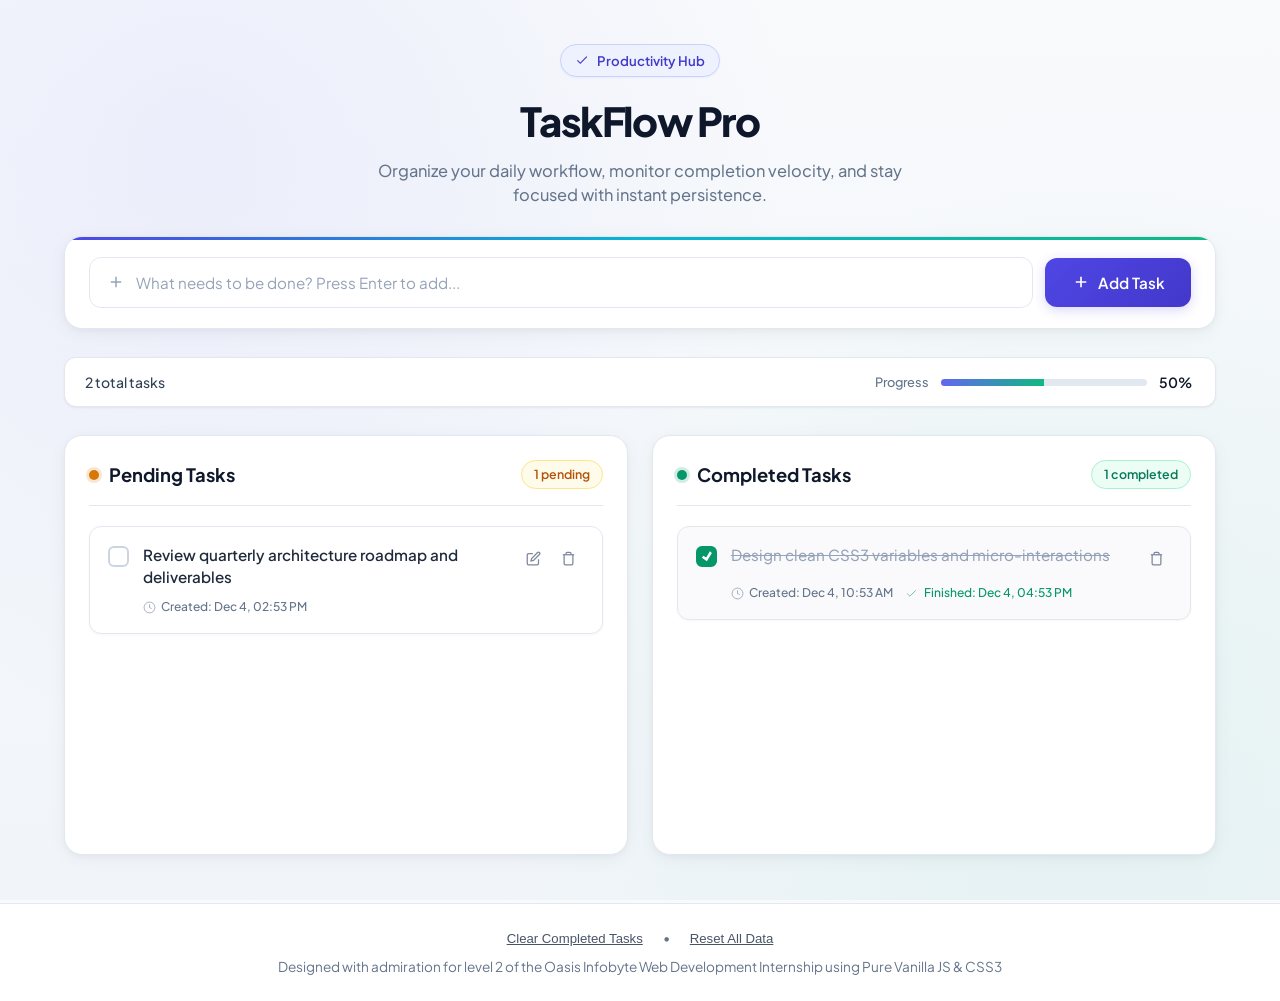
<file: WebDev-L2-ToDoApp/index.html>
<!doctype html>

<html lang="en">
  <head>
    <meta charset="utf-8" />
    <meta content="width=device-width, initial-scale=1.0" name="viewport" />
    <title>TaskFlow — Modern To-Do Web Application</title>
    <link href="https://fonts.googleapis.com" rel="preconnect" />
    <link crossorigin="" href="https://fonts.gstatic.com" rel="preconnect" />
    <link
      href="https://fonts.googleapis.com/css2?family=Plus+Jakarta+Sans:wght@400;500;600;700&amp;display=swap"
      rel="stylesheet"
    />

    <link rel="stylesheet" href="style.css" />
  </head>
  <body>
    <!-- Header Section -->
    <header>
      <div class="brand-badge">
        <svg viewbox="0 0 24 24">
          <path d="M9 16.17L4.83 12l-1.42 1.41L9 19 21 7l-1.41-1.41z"></path>
        </svg>
        Productivity Hub
      </div>
      <h1>TaskFlow Pro</h1>
      <p>
        Organize your daily workflow, monitor completion velocity, and stay
        focused with instant persistence.
      </p>
    </header>
    <!-- Main Content Area -->
    <main>
      <!-- Task Creation Section -->
      <section aria-label="Task Creation Form" class="create-task-card">
        <form class="task-form" id="task-form">
          <div class="input-wrapper">
            <svg
              class="input-icon"
              fill="none"
              stroke="currentColor"
              stroke-width="2"
              viewbox="0 0 24 24"
            >
              <line x1="12" x2="12" y1="5" y2="19"></line>
              <line x1="5" x2="19" y1="12" y2="12"></line>
            </svg>
            <input
              autocomplete="off"
              class="task-input"
              id="task-input"
              placeholder="What needs to be done? Press Enter to add..."
              required=""
              type="text"
            />
          </div>
          <button class="btn-add" id="add-btn" type="submit">
            <svg viewbox="0 0 24 24">
              <line x1="12" x2="12" y1="5" y2="19"></line>
              <line x1="5" x2="19" y1="12" y2="12"></line>
            </svg>
            Add Task
          </button>
        </form>
      </section>
      <!-- Overall Summary & Progress Bar -->
      <section aria-label="Overview Statistics" class="stats-bar">
        <div id="stats-summary-text">0 total tasks</div>
        <div class="stats-progress-wrap">
          <span style="font-size: 0.8rem; color: #64748b">Progress</span>
          <div class="progress-bar-bg">
            <div class="progress-bar-fill" id="progress-fill"></div>
          </div>
          <span
            id="progress-percent"
            style="font-weight: 600; min-width: 36px; color: #0f172a"
            >0%</span
          >
        </div>
      </section>
      <!-- Two-Column Task Lists Grid -->
      <section aria-label="Tasks Overview" class="lists-grid">
        <!-- Pending Tasks Column -->
        <div class="list-panel" id="pending-section">
          <div class="panel-header">
            <div class="panel-title">
              <span class="title-indicator indicator-pending"></span>
              <h2>Pending Tasks</h2>
            </div>
            <span class="task-badge" id="pending-count-badge">0 pending</span>
          </div>
          <div class="task-items-container" id="pending-list" role="list">
            <!-- Pending items injected dynamically -->
          </div>
        </div>
        <!-- Completed Tasks Column -->
        <div class="list-panel" id="completed-section">
          <div class="panel-header">
            <div class="panel-title">
              <span class="title-indicator indicator-completed"></span>
              <h2>Completed Tasks</h2>
            </div>
            <span class="task-badge" id="completed-count-badge"
              >0 completed</span
            >
          </div>
          <div class="task-items-container" id="completed-list" role="list">
            <!-- Completed items injected dynamically -->
          </div>
        </div>
      </section>
    </main>
    <!-- Footer Section -->
    <footer>
      <div class="footer-links">
        <button class="btn-text-action" id="btn-clear-completed">
          Clear Completed Tasks
        </button>
        <span>•</span>
        <button class="btn-text-action" id="btn-reset-all">
          Reset All Data
        </button>
      </div>
      <p>
        Designed with admiration for level 2 of the Oasis Infobyte Web Development Internship using Pure Vanilla JS
        &amp; CSS3
      </p>
    </footer>

    <script src="script.js"></script>
  </body>
</html>
</file>
<file: WebDev-L2-Calculator/style.css>
* {
  box-sizing: border-box;
  margin: 0;
  padding: 0;
  font-family: 'Poppins', sans-serif;
}

body {
  min-height: 100vh;
  display: flex;
  justify-content: center;
  align-items: center;
  background: #f3d7be; /* Warm peach/beige background matching reference */
  color: #2c2c2c;
}

/* 3D Solid Body Container */
.calculator-container {
  position: relative;
  width: 100%;
  max-width: 360px;
  background-color: #e6e6e2; /* Soft beige/off-white plastic body */
  padding: 24px;
  border-radius: 28px;
  overflow: hidden;
  
  /* Soft 3D Extrusion and Drop Shadow */
  box-shadow: 
    0 8px 0 #cfcfca,
    0 16px 0 #b5b5b0,
    0 30px 50px rgba(130, 100, 80, 0.25),
    inset 0 2px 4px rgba(255, 255, 255, 0.9),
    inset 0 -3px 6px rgba(0, 0, 0, 0.1);
    
  border: 1px solid #dcdce0;
}

/* Top Brand Stripes */
.brand-stripes {
  display: flex;
  gap: 4px;
  margin-bottom: 12px;
  height: 6px;
  width: 50px;
  border-radius: 3px;
  overflow: hidden;
}

.stripe {
  flex: 1;
}
.stripe.red { background-color: #e15b40; }
.stripe.yellow { background-color: #f8b24f; }
.stripe.blue { background-color: #2d68c4; }

.calculator-header {
  display: flex;
  justify-content: space-between;
  align-items: center;
  margin-bottom: 12px;
}

.calculator-header h2 {
  font-size: 1.1rem;
  font-weight: 600;
  color: #444;
}

.badge {
  font-size: 0.7rem;
  background: #444;
  color: #f8b24f;
  padding: 3px 8px;
  border-radius: 6px;
}

/* Retro LCD Display Screen */
.display-screen {
  background-color: #d2d8c7; /* Classic greenish-grey LCD screen */
  padding: 16px;
  border-radius: 12px;
  text-align: right;
  margin-bottom: 12px;
  min-height: 85px;
  display: flex;
  flex-direction: column;
  justify-content: space-between;
  border: 2px solid #b8c0ad;
  box-shadow: inset 0 3px 6px rgba(0, 0, 0, 0.15);
}

.previous-operand {
  color: #555b4e;
  font-size: 0.85rem;
  font-family: monospace;
  min-height: 18px;
}

.current-operand {
  color: #1a1e17;
  font-size: 2.2rem;
  font-weight: 700;
  font-family: monospace;
  letter-spacing: 1px;
}

/* Secondary Action Bar */
.action-bar {
  display: flex;
  gap: 10px;
  margin-bottom: 14px;
  justify-content: flex-end;
}

.btn-sub {
  background: #333;
  color: #fff;
  border: none;
  padding: 8px 14px;
  border-radius: 8px;
  cursor: pointer;
  font-size: 0.9rem;
  box-shadow: 0 4px 0 #111, 0 6px 8px rgba(0,0,0,0.15);
  transition: all 0.1s ease;
}

.btn-sub:active {
  transform: translateY(3px);
  box-shadow: 0 1px 0 #111, 0 2px 4px rgba(0,0,0,0.1);
}

/* History Dropdown Panel */
.history-panel {
  position: absolute;
  top: 75px;
  left: 20px;
  right: 20px;
  background: #fdfbf7;
  border: 2px solid #b8c0ad;
  border-radius: 12px;
  padding: 14px;
  box-shadow: 0 10px 25px rgba(0,0,0,0.25);
  z-index: 10;
  max-height: 220px;
  overflow-y: auto;
}

.history-panel.hidden {
  display: none;
}

.history-header {
  display: flex;
  justify-content: space-between;
  align-items: center;
  font-weight: 600;
  font-size: 0.85rem;
  margin-bottom: 8px;
  color: #444;
  border-bottom: 1px solid #ddd;
  padding-bottom: 4px;
}

.close-btn {
  background: none;
  border: none;
  font-size: 1.2rem;
  cursor: pointer;
  color: #666;
}

#history-list {
  list-style: none;
  padding: 0;
  margin: 0;
}

#history-list li {
  font-size: 0.8rem;
  font-family: monospace;
  padding: 6px 0;
  border-bottom: 1px dashed #eee;
  color: #333;
  text-align: right;
}

.empty-history {
  text-align: center;
  color: #888;
  font-style: italic;
}

/* CSS Grid Keypad */
.calculator-grid {
  display: grid;
  grid-template-columns: repeat(4, 1fr);
  gap: 10px;
}

/* Base Physical Tactile Button */
.btn {
  border: none;
  outline: none;
  padding: 14px;
  font-size: 1.15rem;
  font-weight: 600;
  border-radius: 12px;
  cursor: pointer;
  background-color: #f4f4f0;
  color: #a35d2a;
  box-shadow: 
    0 5px 0 #d1d1cc,
    0 7px 10px rgba(0, 0, 0, 0.08),
    inset 0 1px 2px rgba(255, 255, 255, 0.9);
  transition: all 0.08s ease-in-out;
}

.btn:hover {
  background-color: #fafaf5;
}

.btn:active {
  transform: translateY(4px);
  box-shadow: 
    0 1px 0 #d1d1cc,
    0 2px 4px rgba(0, 0, 0, 0.05),
    inset 0 1px 2px rgba(0, 0, 0, 0.1);
}

/* Clear Button (Burnt Orange) */
.btn-action {
  background-color: #d96b27;
  color: #ffffff;
  box-shadow: 
    0 5px 0 #a54d16,
    0 7px 10px rgba(0, 0, 0, 0.1),
    inset 0 1px 2px rgba(255, 255, 255, 0.4);
}

.btn-action:active {
  transform: translateY(4px);
  box-shadow: 
    0 1px 0 #a54d16,
    0 2px 4px rgba(0, 0, 0, 0.05),
    inset 0 1px 2px rgba(0, 0, 0, 0.2);
}

/* Operator Buttons */
.btn-operator {
  background-color: #e69138;
  color: #ffffff;
  box-shadow: 
    0 5px 0 #b36b22,
    0 7px 10px rgba(0, 0, 0, 0.1),
    inset 0 1px 2px rgba(255, 255, 255, 0.4);
}

.btn-operator:active {
  transform: translateY(4px);
  box-shadow: 
    0 1px 0 #b36b22,
    0 2px 4px rgba(0, 0, 0, 0.05),
    inset 0 1px 2px rgba(0, 0, 0, 0.2);
}

/* Equals Button */
.btn-equals {
  grid-column: span 2;
  background-color: #7d7d93;
  color: #ffffff;
  box-shadow: 
    0 5px 0 #525263,
    0 7px 10px rgba(0, 0, 0, 0.1),
    inset 0 1px 2px rgba(255, 255, 255, 0.4);
}

.btn-equals:active {
  transform: translateY(4px);
  box-shadow: 
    0 1px 0 #525263,
    0 2px 4px rgba(0, 0, 0, 0.05),
    inset 0 1px 2px rgba(0, 0, 0, 0.2);
}
</file>
<file: WebDev-L2-LoginAuth/style.css>
/* ==========================================================================
       NexusAuth Core Stylesheet - Sovereign Vault Emerald & Warm Amber Edition
       ========================================================================== */
:root {
  --bg-canvas: #faf8ff;
  --bg-card: #ffffff;
  --bg-card-border: #dae2fd;
  --bg-input: #ffffff;
  --bg-input-focus: #ffffff;
  --border-subtle: #cbd5e1;
  --border-focus: #0f766e;
  --border-focus-glow: rgba(15, 118, 110, 0.18);

  --primary-500: #0f766e;
  --primary-600: #115e59;
  --primary-glow: rgba(15, 118, 110, 0.25);

  --accent-warm: #9b4500;
  --accent-warm-light: #fd8a42;
  --accent-amber-glow: rgba(253, 138, 66, 0.2);

  --success: #025d44;
  --success-bg: #ecfdf5;
  --success-border: #a6f2d1;

  --danger: #ba1a1a;
  --danger-bg: #fef2f2;
  --danger-border: #ffdad6;

  --text-main: #131b2e;
  --text-secondary: #3e4947;
  --text-muted: #6e7977;

  --shadow-card:
    0 12px 30px -5px rgba(15, 118, 110, 0.08),
    0 8px 16px -6px rgba(19, 27, 46, 0.04), 0 0 0 1px rgba(218, 226, 253, 0.85);
  --radius-sm: 8px;
  --radius-md: 12px;
  --radius-lg: 18px;
  --radius-full: 9999px;

  --font-sans: "Plus Jakarta Sans", system-ui, -apple-system, sans-serif;
  --font-display: "Space Grotesk", system-ui, sans-serif;
  --font-mono: "JetBrains Mono", monospace;
}

*,
*::before,
*::after {
  box-sizing: border-box;
  margin: 0;
  padding: 0;
}

html,
body {
  min-height: 100vh;
  font-family: var(--font-sans);
  background-color: var(--bg-canvas);
  color: var(--text-main);
  line-height: 1.5;
  -webkit-font-smoothing: antialiased;
}

body {
  background-image:
    radial-gradient(at 12% 16%, rgba(15, 118, 110, 0.08) 0px, transparent 55%),
    radial-gradient(at 88% 84%, rgba(253, 138, 66, 0.07) 0px, transparent 50%),
    radial-gradient(at 50% 40%, rgba(2, 93, 68, 0.03) 0px, transparent 65%);
  background-attachment: fixed;
  display: flex;
  flex-direction: column;
  justify-content: space-between;
}

.hidden {
  display: none !important;
}
.flex {
  display: flex;
}
.items-center {
  align-items: center;
}
.justify-between {
  justify-content: space-between;
}
.gap-2 {
  gap: 0.5rem;
}
.w-full {
  width: 100%;
}
.mt-2 {
  margin-top: 0.75rem;
}
.font-mono {
  font-family: var(--font-mono);
}
.text-sm {
  font-size: 0.875rem;
}
.text-xs {
  font-size: 0.75rem;
}
.text-muted {
  color: var(--text-muted);
}

/* Header Navigation */
.navbar {
  border-bottom: 1px solid rgba(218, 226, 253, 0.8);
  background: rgba(250, 248, 255, 0.88);
  backdrop-filter: blur(16px);
  position: sticky;
  top: 0;
  z-index: 50;
}

.nav-container {
  max-width: 1100px;
  margin: 0 auto;
  padding: 1rem 1.5rem;
  display: flex;
  align-items: center;
  justify-content: space-between;
}

.brand {
  display: flex;
  align-items: center;
  gap: 0.75rem;
}

.brand-icon {
  width: 38px;
  height: 38px;
  border-radius: var(--radius-md);
  background: linear-gradient(135deg, #0f766e, #047857);
  display: flex;
  align-items: center;
  justify-content: center;
  color: #ffffff;
  box-shadow: 0 4px 14px rgba(15, 118, 110, 0.28);
  border: 1px solid rgba(166, 242, 209, 0.35);
}

.brand-info {
  display: flex;
  flex-direction: column;
}

.brand-title {
  font-family: var(--font-display);
  font-weight: 700;
  font-size: 1.1rem;
  color: var(--text-main);
  letter-spacing: -0.02em;
}

.brand-tag {
  font-size: 0.7rem;
  font-family: var(--font-mono);
  font-weight: 600;
  color: #0f766e;
}

/* Live View Navigation Tabs in Navbar */
.view-pills {
  display: flex;
  background: #eaedff;
  padding: 3px;
  border-radius: var(--radius-full);
  border: 1px solid rgba(218, 226, 253, 0.8);
  gap: 4px;
}

.tab-pill {
  background: none;
  border: none;
  color: var(--text-secondary);
  font-size: 0.8rem;
  font-weight: 600;
  padding: 0.35rem 0.85rem;
  border-radius: var(--radius-full);
  cursor: pointer;
  transition: all 0.2s ease;
}

.tab-pill.active {
  background: linear-gradient(135deg, #0f766e, #115e59);
  color: #ffffff;
  box-shadow: 0 2px 8px rgba(15, 118, 110, 0.3);
}

.tab-pill:hover:not(.active) {
  color: var(--text-main);
}

.security-badge {
  display: flex;
  align-items: center;
  gap: 0.5rem;
  background: rgba(15, 118, 110, 0.08);
  border: 1px solid rgba(15, 118, 110, 0.2);
  color: #0f766e;
  font-size: 0.75rem;
  font-weight: 600;
  padding: 0.35rem 0.75rem;
  border-radius: var(--radius-full);
}

.dot-pulse {
  width: 7px;
  height: 7px;
  background-color: #0d9488;
  border-radius: 50%;
  box-shadow: 0 0 6px rgba(13, 148, 136, 0.7);
  animation: pulse-ring 2s infinite ease-in-out;
}

@keyframes pulse-ring {
  0%,
  100% {
    opacity: 1;
    transform: scale(1);
  }
  50% {
    opacity: 0.4;
    transform: scale(0.85);
  }
}

/* Main Container */
.main-container {
  flex: 1;
  max-width: 1100px;
  width: 100%;
  margin: 0 auto;
  padding: 2.25rem 1.5rem;
  display: flex;
  flex-direction: column;
  align-items: center;
  justify-content: center;
}

/* Toast Banner */
.toast-banner {
  width: 100%;
  max-width: 480px;
  margin-bottom: 1.25rem;
  padding: 0.85rem 1rem;
  border-radius: var(--radius-md);
  display: flex;
  align-items: center;
  gap: 0.75rem;
  font-size: 0.875rem;
  box-shadow: 0 6px 18px rgba(15, 118, 110, 0.07);
  animation: slideDown 0.3s cubic-bezier(0.16, 1, 0.3, 1) forwards;
  transition: all 0.2s ease;
}

@keyframes slideDown {
  from {
    opacity: 0;
    transform: translateY(-10px);
  }
  to {
    opacity: 1;
    transform: translateY(0);
  }
}

.toast-banner.toast-error {
  background: #fef2f2;
  border: 1px solid #ffdad6;
  color: #ba1a1a;
}

.toast-banner.toast-success {
  background: #e6f7f3;
  border: 1px solid #a6f2d1;
  color: #025d44;
}

.toast-content {
  flex: 1;
  font-weight: 500;
}
.toast-close {
  background: none;
  border: none;
  color: inherit;
  font-size: 1.25rem;
  cursor: pointer;
  opacity: 0.7;
}
.toast-close:hover {
  opacity: 1;
}

/* Auth Cards */
.auth-card {
  width: 100%;
  max-width: 460px;
  background: var(--bg-card);
  border: 1px solid var(--bg-card-border);
  border-radius: var(--radius-lg);
  padding: 2.35rem;
  box-shadow: var(--shadow-card);
  animation: fadeIn 0.35s ease;
  position: relative;
}

.auth-card::before {
  content: "";
  position: absolute;
  top: 0;
  left: 10%;
  right: 10%;
  height: 2px;
  background: linear-gradient(
    90deg,
    transparent,
    #0f766e,
    #fd8a42,
    transparent
  );
  opacity: 0.6;
}

@keyframes fadeIn {
  from {
    opacity: 0;
    transform: scale(0.98);
  }
  to {
    opacity: 1;
    transform: scale(1);
  }
}

.card-header {
  text-align: center;
  margin-bottom: 1.75rem;
}

.card-icon-pill {
  width: 46px;
  height: 46px;
  margin: 0 auto 1.1rem;
  background: rgba(15, 118, 110, 0.08);
  border: 1px solid rgba(15, 118, 110, 0.2);
  color: #0f766e;
  border-radius: var(--radius-md);
  display: flex;
  align-items: center;
  justify-content: center;
  box-shadow: 0 4px 10px rgba(15, 118, 110, 0.1);
}

.card-icon-pill.accent {
  background: rgba(253, 138, 66, 0.12);
  border-color: rgba(253, 138, 66, 0.3);
  color: #9b4500;
  box-shadow: 0 4px 10px rgba(253, 138, 66, 0.12);
}

.card-title {
  font-family: var(--font-display);
  font-size: 1.6rem;
  font-weight: 700;
  color: var(--text-main);
  letter-spacing: -0.02em;
  margin-bottom: 0.35rem;
}

.card-desc {
  font-size: 0.875rem;
  color: var(--text-secondary);
  line-height: 1.45;
}

/* Form Fields */
.auth-form {
  display: flex;
  flex-direction: column;
  gap: 1.15rem;
}

.form-group {
  display: flex;
  flex-direction: column;
  gap: 0.35rem;
}

.form-label {
  font-size: 0.825rem;
  font-weight: 600;
  color: var(--text-secondary);
  letter-spacing: 0.01em;
}

.input-wrapper {
  position: relative;
  display: flex;
  align-items: center;
}

.input-icon {
  position: absolute;
  left: 0.9rem;
  color: #6e7977;
  pointer-events: none;
  transition: color 0.2s ease;
}

.form-input {
  width: 100%;
  padding: 0.75rem 2.5rem 0.75rem 2.65rem;
  background: var(--bg-input);
  border: 1px solid var(--border-subtle);
  border-radius: var(--radius-sm);
  color: var(--text-main);
  font-size: 0.925rem;
  font-family: inherit;
  transition: all 0.2s ease;
}

.form-input::placeholder {
  color: #94a3b8;
}

.form-input:focus {
  outline: none;
  background: var(--bg-input-focus);
  border-color: var(--border-focus);
  box-shadow: 0 0 0 3px var(--border-focus-glow);
}

.input-wrapper:focus-within .input-icon {
  color: #0f766e;
}

.btn-toggle-pw {
  position: absolute;
  right: 0.75rem;
  background: none;
  border: none;
  color: #6e7977;
  cursor: pointer;
  padding: 0.25rem;
  display: flex;
  align-items: center;
  transition: color 0.2s ease;
}

.btn-toggle-pw:hover {
  color: var(--text-main);
}

.field-error {
  font-size: 0.75rem;
  color: var(--danger);
  min-height: 1.1rem;
}

/* Password Complexity Box */
.pw-rules {
  background: #f2f3ff;
  border: 1px solid var(--bg-card-border);
  border-radius: var(--radius-sm);
  padding: 0.65rem 0.8rem;
  margin-top: 0.25rem;
  display: flex;
  flex-direction: column;
  gap: 0.35rem;
}

.rule-item {
  font-size: 0.75rem;
  color: var(--text-muted);
  display: flex;
  align-items: center;
  gap: 0.45rem;
  transition: color 0.2s ease;
}

.rule-item.valid {
  color: #025d44;
  font-weight: 600;
}

/* Action Buttons */
.btn {
  display: inline-flex;
  align-items: center;
  justify-content: center;
  gap: 0.5rem;
  padding: 0.825rem 1.35rem;
  border-radius: var(--radius-sm);
  font-size: 0.925rem;
  font-weight: 600;
  letter-spacing: 0.01em;
  cursor: pointer;
  border: 1px solid transparent;
  transition: all 0.2s cubic-bezier(0.16, 1, 0.3, 1);
}

.btn-primary {
  background: linear-gradient(135deg, #0f766e 0%, #115e59 100%);
  color: #ffffff;
  box-shadow: 0 4px 14px var(--primary-glow);
  border: 1px solid rgba(166, 242, 209, 0.2);
}

.btn-primary:hover {
  transform: translateY(-1px);
  box-shadow: 0 6px 20px rgba(15, 118, 110, 0.35);
  background: linear-gradient(135deg, #0d9488 0%, #0f766e 100%);
}

.btn-primary.accent {
  background: linear-gradient(135deg, #0f766e 0%, #047857 70%, #9b4500 130%);
  color: #ffffff;
  box-shadow: 0 4px 14px rgba(15, 118, 110, 0.28);
}

.btn-primary.accent:hover {
  background: linear-gradient(135deg, #115e59 0%, #065f46 70%, #763300 130%);
  box-shadow: 0 6px 20px rgba(15, 118, 110, 0.38);
}

.btn-danger-outline {
  background: #fef2f2;
  border-color: #ffdad6;
  color: #ba1a1a;
  padding: 0.5rem 1rem;
  font-size: 0.85rem;
}

.btn-danger-outline:hover {
  background: #fee2e2;
  border-color: #fca5a5;
}

.btn-spinner {
  width: 16px;
  height: 16px;
  border: 2px solid rgba(255, 255, 255, 0.3);
  border-radius: 50%;
  border-top-color: #fff;
  animation: spin 0.8s linear infinite;
}

@keyframes spin {
  to {
    transform: rotate(360deg);
  }
}

.card-footer {
  margin-top: 1.5rem;
  text-align: center;
  font-size: 0.85rem;
  color: var(--text-secondary);
}

.link-btn {
  background: none;
  border: none;
  color: #0f766e;
  font-weight: 600;
  cursor: pointer;
  font-size: inherit;
  text-decoration: underline;
  text-underline-offset: 3px;
  transition: color 0.15s ease;
}

.link-btn:hover {
  color: #9b4500;
}

/* Dashboard Styles */
.dashboard-card {
  width: 100%;
  max-width: 860px;
  background: var(--bg-card);
  border: 1px solid var(--bg-card-border);
  border-radius: var(--radius-lg);
  padding: 2.35rem;
  box-shadow: var(--shadow-card);
  animation: fadeIn 0.4s ease;
  position: relative;
}

.dashboard-card::before {
  content: "";
  position: absolute;
  top: 0;
  left: 8%;
  right: 8%;
  height: 2px;
  background: linear-gradient(
    90deg,
    transparent,
    #0f766e,
    #fd8a42,
    transparent
  );
  opacity: 0.7;
}

.dash-top-bar {
  display: flex;
  align-items: center;
  justify-content: space-between;
  border-bottom: 1px solid var(--bg-card-border);
  padding-bottom: 1.5rem;
  margin-bottom: 2rem;
  flex-wrap: wrap;
  gap: 1rem;
}

.user-greeting {
  display: flex;
  align-items: center;
  gap: 1rem;
}

.avatar-circle {
  width: 48px;
  height: 48px;
  border-radius: 50%;
  background: linear-gradient(135deg, #0f766e, #047857);
  color: #fff;
  display: flex;
  align-items: center;
  justify-content: center;
  font-family: var(--font-display);
  font-size: 1.3rem;
  font-weight: 700;
  box-shadow: 0 4px 14px rgba(15, 118, 110, 0.3);
  border: 1px solid rgba(166, 242, 209, 0.4);
}

.greeting-subtitle {
  font-size: 0.725rem;
  color: #025d44;
  text-transform: uppercase;
  letter-spacing: 0.08em;
  font-weight: 700;
  display: block;
}

.greeting-title {
  font-family: var(--font-display);
  font-size: 1.55rem;
  font-weight: 700;
  color: var(--text-main);
  letter-spacing: -0.02em;
}

.telemetry-grid {
  display: grid;
  grid-template-columns: repeat(auto-fit, minmax(230px, 1fr));
  gap: 1.25rem;
  margin-bottom: 2rem;
}

.telemetry-card {
  background: #ffffff;
  border: 1px solid var(--bg-card-border);
  border-radius: var(--radius-md);
  padding: 1.25rem;
  display: flex;
  flex-direction: column;
  box-shadow: 0 2px 6px rgba(19, 27, 46, 0.03);
}

.telemetry-header {
  display: flex;
  align-items: center;
  justify-content: space-between;
  margin-bottom: 0.75rem;
}

.tel-label {
  font-size: 0.75rem;
  font-weight: 600;
  color: var(--text-secondary);
}

.tel-pill {
  font-size: 0.65rem;
  font-weight: 700;
  padding: 0.2rem 0.55rem;
  border-radius: var(--radius-full);
  letter-spacing: 0.02em;
}

.tel-pill.emerald {
  background: #ecfdf5;
  color: #025d44;
  border: 1px solid #a6f2d1;
}
.tel-pill.teal {
  background: #e6f7f5;
  color: #0f766e;
  border: 1px solid #a3faef;
}
.tel-pill.amber {
  background: #fff4ec;
  color: #9b4500;
  border: 1px solid #ffdbca;
}

.tel-value {
  font-size: 1.15rem;
  font-weight: 700;
  color: var(--text-main);
  margin-bottom: 0.5rem;
}

.tel-desc {
  font-size: 0.75rem;
  color: var(--text-muted);
  line-height: 1.4;
}

.inspector-card {
  background: #f2f3ff;
  border: 1px solid var(--bg-card-border);
  border-radius: var(--radius-md);
  overflow: hidden;
}

.inspector-header {
  display: flex;
  align-items: center;
  justify-content: space-between;
  padding: 0.85rem 1.25rem;
  background: #ffffff;
  border-bottom: 1px solid var(--bg-card-border);
}

.inspector-header svg {
  color: #0f766e;
}

.inspector-body {
  padding: 1.25rem;
  display: flex;
  flex-direction: column;
  gap: 0.75rem;
}

.hash-row {
  display: flex;
  flex-direction: column;
  gap: 0.25rem;
}

.hash-label {
  font-size: 0.75rem;
  color: var(--text-secondary);
  font-weight: 600;
}

.hash-val {
  background: #ffffff;
  padding: 0.5rem 0.75rem;
  border-radius: var(--radius-sm);
  color: #0f766e;
  font-weight: 500;
  border: 1px solid var(--bg-card-border);
  word-break: break-all;
}

.app-footer {
  border-top: 1px solid rgba(218, 226, 253, 0.8);
  background: rgba(250, 248, 255, 0.88);
  backdrop-filter: blur(12px);
  padding: 1.25rem 1.5rem;
}

.footer-container {
  max-width: 1100px;
  margin: 0 auto;
  display: flex;
  flex-direction: column;
  align-items: center;
  justify-content: space-between;
  font-size: 0.8rem;
  color: var(--text-secondary);
  flex-wrap: wrap;
  gap: 0.75rem;
}

.separator {
  margin: 0 0.5rem;
  color: #bdc9c6;
}
.crypto-note code {
  background: #eaedff;
  padding: 0.15rem 0.45rem;
  border-radius: 4px;
  color: #0f766e;
  border: 1px solid #dae2fd;
  font-family: var(--font-mono);
  font-weight: 500;
}

@media (max-width: 768px) {
  .view-pills {
    display: none;
  }
  .main-container {
    padding: 1.5rem 1rem;
  }
  .auth-card,
  .dashboard-card {
    padding: 1.5rem;
  }
  .dash-top-bar {
    flex-direction: column;
    align-items: flex-start;
  }
  .footer-container {
    flex-direction: column;
    text-align: center;
  }
}
</file>
<file: WebDev-L2-T1-Calculator/style.css>
* {
  box-sizing: border-box;
  margin: 0;
  padding: 0;
  font-family: 'Poppins', sans-serif;
}

body {
  min-height: 100vh;
  display: flex;
  justify-content: center;
  align-items: center;
  background: #f3d7be; /* Warm peach/beige background matching reference */
  color: #2c2c2c;
}

/* 3D Solid Body Container */
.calculator-container {
  position: relative;
  width: 100%;
  max-width: 360px;
  background-color: #e6e6e2; /* Soft beige/off-white plastic body */
  padding: 24px;
  border-radius: 28px;
  overflow: hidden;
  
  /* Soft 3D Extrusion and Drop Shadow */
  box-shadow: 
    0 8px 0 #cfcfca,
    0 16px 0 #b5b5b0,
    0 30px 50px rgba(130, 100, 80, 0.25),
    inset 0 2px 4px rgba(255, 255, 255, 0.9),
    inset 0 -3px 6px rgba(0, 0, 0, 0.1);
    
  border: 1px solid #dcdce0;
}

/* Top Brand Stripes */
.brand-stripes {
  display: flex;
  gap: 4px;
  margin-bottom: 12px;
  height: 6px;
  width: 50px;
  border-radius: 3px;
  overflow: hidden;
}

.stripe {
  flex: 1;
}
.stripe.red { background-color: #e15b40; }
.stripe.yellow { background-color: #f8b24f; }
.stripe.blue { background-color: #2d68c4; }

.calculator-header {
  display: flex;
  justify-content: space-between;
  align-items: center;
  margin-bottom: 12px;
}

.calculator-header h2 {
  font-size: 1.1rem;
  font-weight: 600;
  color: #444;
}

.badge {
  font-size: 0.7rem;
  background: #444;
  color: #f8b24f;
  padding: 3px 8px;
  border-radius: 6px;
}

/* Retro LCD Display Screen */
.display-screen {
  background-color: #d2d8c7; /* Classic greenish-grey LCD screen */
  padding: 16px;
  border-radius: 12px;
  text-align: right;
  margin-bottom: 12px;
  min-height: 85px;
  display: flex;
  flex-direction: column;
  justify-content: space-between;
  border: 2px solid #b8c0ad;
  box-shadow: inset 0 3px 6px rgba(0, 0, 0, 0.15);
}

.previous-operand {
  color: #555b4e;
  font-size: 0.85rem;
  font-family: monospace;
  min-height: 18px;
}

.current-operand {
  color: #1a1e17;
  font-size: 2.2rem;
  font-weight: 700;
  font-family: monospace;
  letter-spacing: 1px;
}

/* Secondary Action Bar */
.action-bar {
  display: flex;
  gap: 10px;
  margin-bottom: 14px;
  justify-content: flex-end;
}

.btn-sub {
  background: #333;
  color: #fff;
  border: none;
  padding: 8px 14px;
  border-radius: 8px;
  cursor: pointer;
  font-size: 0.9rem;
  box-shadow: 0 4px 0 #111, 0 6px 8px rgba(0,0,0,0.15);
  transition: all 0.1s ease;
}

.btn-sub:active {
  transform: translateY(3px);
  box-shadow: 0 1px 0 #111, 0 2px 4px rgba(0,0,0,0.1);
}

/* History Dropdown Panel */
.history-panel {
  position: absolute;
  top: 75px;
  left: 20px;
  right: 20px;
  background: #fdfbf7;
  border: 2px solid #b8c0ad;
  border-radius: 12px;
  padding: 14px;
  box-shadow: 0 10px 25px rgba(0,0,0,0.25);
  z-index: 10;
  max-height: 220px;
  overflow-y: auto;
}

.history-panel.hidden {
  display: none;
}

.history-header {
  display: flex;
  justify-content: space-between;
  align-items: center;
  font-weight: 600;
  font-size: 0.85rem;
  margin-bottom: 8px;
  color: #444;
  border-bottom: 1px solid #ddd;
  padding-bottom: 4px;
}

.close-btn {
  background: none;
  border: none;
  font-size: 1.2rem;
  cursor: pointer;
  color: #666;
}

#history-list {
  list-style: none;
  padding: 0;
  margin: 0;
}

#history-list li {
  font-size: 0.8rem;
  font-family: monospace;
  padding: 6px 0;
  border-bottom: 1px dashed #eee;
  color: #333;
  text-align: right;
}

.empty-history {
  text-align: center;
  color: #888;
  font-style: italic;
}

/* CSS Grid Keypad */
.calculator-grid {
  display: grid;
  grid-template-columns: repeat(4, 1fr);
  gap: 10px;
}

/* Base Physical Tactile Button */
.btn {
  border: none;
  outline: none;
  padding: 14px;
  font-size: 1.15rem;
  font-weight: 600;
  border-radius: 12px;
  cursor: pointer;
  background-color: #f4f4f0;
  color: #a35d2a;
  box-shadow: 
    0 5px 0 #d1d1cc,
    0 7px 10px rgba(0, 0, 0, 0.08),
    inset 0 1px 2px rgba(255, 255, 255, 0.9);
  transition: all 0.08s ease-in-out;
}

.btn:hover {
  background-color: #fafaf5;
}

.btn:active {
  transform: translateY(4px);
  box-shadow: 
    0 1px 0 #d1d1cc,
    0 2px 4px rgba(0, 0, 0, 0.05),
    inset 0 1px 2px rgba(0, 0, 0, 0.1);
}

/* Clear Button (Burnt Orange) */
.btn-action {
  background-color: #d96b27;
  color: #ffffff;
  box-shadow: 
    0 5px 0 #a54d16,
    0 7px 10px rgba(0, 0, 0, 0.1),
    inset 0 1px 2px rgba(255, 255, 255, 0.4);
}

.btn-action:active {
  transform: translateY(4px);
  box-shadow: 
    0 1px 0 #a54d16,
    0 2px 4px rgba(0, 0, 0, 0.05),
    inset 0 1px 2px rgba(0, 0, 0, 0.2);
}

/* Operator Buttons */
.btn-operator {
  background-color: #e69138;
  color: #ffffff;
  box-shadow: 
    0 5px 0 #b36b22,
    0 7px 10px rgba(0, 0, 0, 0.1),
    inset 0 1px 2px rgba(255, 255, 255, 0.4);
}

.btn-operator:active {
  transform: translateY(4px);
  box-shadow: 
    0 1px 0 #b36b22,
    0 2px 4px rgba(0, 0, 0, 0.05),
    inset 0 1px 2px rgba(0, 0, 0, 0.2);
}

/* Equals Button */
.btn-equals {
  grid-column: span 2;
  background-color: #7d7d93;
  color: #ffffff;
  box-shadow: 
    0 5px 0 #525263,
    0 7px 10px rgba(0, 0, 0, 0.1),
    inset 0 1px 2px rgba(255, 255, 255, 0.4);
}

.btn-equals:active {
  transform: translateY(4px);
  box-shadow: 
    0 1px 0 #525263,
    0 2px 4px rgba(0, 0, 0, 0.05),
    inset 0 1px 2px rgba(0, 0, 0, 0.2);
}
</file>
<file: WebDev-L2-T3-ToDoApp/style.css>
/* ==========================================================================
       style.css - Modern High-Contrast Light Theme
========================================================================== */
:root {
  --bg-primary: #f8fafc;
  --bg-surface: #ffffff;
  --bg-surface-elevated: #ffffff;
  --bg-card: #ffffff;
  --bg-input: #ffffff;
  --primary: #4f46e5;
  --primary-hover: #4338ca;
  --primary-glow: rgba(79, 70, 229, 0.22);
  --success: #059669;
  --success-glow: rgba(5, 150, 105, 0.2);
  --danger: #dc2626;
  --danger-hover: #b91c1c;
  --amber: #d97706;
  --text-main: #0f172a;
  --text-secondary: #334155;
  --text-muted: #64748b;
  --text-dim: #94a3b8;
  --border-subtle: #e2e8f0;
  --border-accent: rgba(99, 102, 241, 0.25);
  --radius-sm: 8px;
  --radius-md: 12px;
  --radius-lg: 18px;
  --radius-full: 9999px;
  --shadow-sm:
    0 1px 3px 0 rgba(15, 23, 42, 0.05), 0 1px 2px -1px rgba(15, 23, 42, 0.05);
  --shadow-md:
    0 4px 20px -2px rgba(15, 23, 42, 0.06),
    0 2px 6px -1px rgba(15, 23, 42, 0.04);
  --shadow-glow: 0 0 25px -4px var(--primary-glow);
  --transition: all 0.25s cubic-bezier(0.4, 0, 0.2, 1);
}

* {
  box-sizing: border-box;
  margin: 0;
  padding: 0;
}

body {
  font-family:
    "Plus Jakarta Sans",
    -apple-system,
    BlinkMacSystemFont,
    sans-serif;
  background-color: var(--bg-primary);
  color: var(--text-main);
  min-height: 100vh;
  display: flex;
  flex-direction: column;
  line-height: 1.5;
  background-image:
    radial-gradient(
      circle at 15% 15%,
      rgba(99, 102, 241, 0.08) 0%,
      transparent 45%
    ),
    radial-gradient(
      circle at 85% 85%,
      rgba(16, 185, 129, 0.06) 0%,
      transparent 45%
    ),
    linear-gradient(180deg, #f8fafc 0%, #f1f5f9 100%);
  background-attachment: fixed;
}

/* Header styling */
header {
  padding: 2.75rem 1.5rem 1.75rem;
  text-align: center;
  max-width: 1200px;
  margin: 0 auto;
  width: 100%;
}

.brand-badge {
  display: inline-flex;
  align-items: center;
  gap: 0.5rem;
  background: #eef2ff;
  border: 1px solid #c7d2fe;
  padding: 0.35rem 0.85rem;
  border-radius: var(--radius-full);
  font-size: 0.825rem;
  font-weight: 600;
  color: #4338ca;
  margin-bottom: 0.85rem;
  box-shadow: 0 1px 2px rgba(79, 70, 229, 0.06);
}

.brand-badge svg {
  width: 14px;
  height: 14px;
  fill: currentColor;
}

header h1 {
  font-size: 2.5rem;
  font-weight: 800;
  letter-spacing: -0.035em;
  color: #0f172a;
  margin-bottom: 0.5rem;
}

header p {
  color: var(--text-muted);
  font-size: 1.025rem;
  max-width: 540px;
  margin: 0 auto;
  font-weight: 450;
}

/* Main Container */
main {
  flex: 1;
  max-width: 1200px;
  width: 100%;
  margin: 0 auto;
  padding: 0 1.5rem 3rem;
  display: flex;
  flex-direction: column;
  gap: 1.75rem;
}

/* Task Creator Section */
.create-task-card {
  background: var(--bg-surface);
  border: 1px solid var(--border-subtle);
  border-radius: var(--radius-lg);
  padding: 1.25rem 1.5rem;
  box-shadow: var(--shadow-md);
  position: relative;
  overflow: hidden;
}

.create-task-card::before {
  content: "";
  position: absolute;
  top: 0;
  left: 0;
  right: 0;
  height: 3px;
  background: linear-gradient(90deg, #4f46e5, #06b6d4, #10b981);
}

.task-form {
  display: flex;
  gap: 0.75rem;
  align-items: center;
}

.input-wrapper {
  position: relative;
  flex: 1;
  display: flex;
  align-items: center;
}

.input-icon {
  position: absolute;
  left: 1.15rem;
  width: 18px;
  height: 18px;
  color: var(--text-dim);
  pointer-events: none;
  transition: var(--transition);
}

.task-input {
  width: 100%;
  padding: 0.95rem 1.15rem 0.95rem 2.9rem;
  background: var(--bg-input);
  border: 1.5px solid var(--border-subtle);
  border-radius: var(--radius-md);
  color: var(--text-main);
  font-size: 0.95rem;
  font-family: inherit;
  outline: none;
  transition: var(--transition);
}

.task-input:focus {
  border-color: #6366f1;
  box-shadow: 0 0 0 3px rgba(99, 102, 241, 0.16);
}

.task-input:focus + .input-icon {
  color: #4f46e5;
}

.task-input::placeholder {
  color: #94a3b8;
}

.btn-add {
  background: linear-gradient(135deg, var(--primary) 0%, #4338ca 100%);
  color: #ffffff;
  border: none;
  border-radius: var(--radius-md);
  padding: 0.95rem 1.65rem;
  font-weight: 600;
  font-size: 0.95rem;
  font-family: inherit;
  cursor: pointer;
  display: inline-flex;
  align-items: center;
  gap: 0.5rem;
  box-shadow: 0 3px 12px var(--primary-glow);
  transition: var(--transition);
  white-space: nowrap;
}

.btn-add:hover {
  transform: translateY(-2px);
  box-shadow: 0 6px 18px rgba(79, 70, 229, 0.35);
  background: linear-gradient(135deg, #4338ca 0%, #3730a3 100%);
}

.btn-add:active {
  transform: translateY(0);
}

.btn-add svg {
  width: 18px;
  height: 18px;
  fill: none;
  stroke: currentColor;
  stroke-width: 2.2;
}

/* Summary Bar */
.stats-bar {
  display: flex;
  justify-content: space-between;
  align-items: center;
  background: #ffffff;
  border: 1px solid var(--border-subtle);
  border-radius: var(--radius-md);
  padding: 0.85rem 1.25rem;
  font-size: 0.875rem;
  font-weight: 500;
  color: var(--text-secondary);
  box-shadow: var(--shadow-sm);
}

.stats-progress-wrap {
  display: flex;
  align-items: center;
  gap: 0.75rem;
  flex: 1;
  max-width: 320px;
}

.progress-bar-bg {
  flex: 1;
  height: 7px;
  background: #e2e8f0;
  border-radius: 99px;
  overflow: hidden;
}

.progress-bar-fill {
  height: 100%;
  background: linear-gradient(90deg, #6366f1, #10b981);
  width: 0%;
  transition: width 0.4s ease;
}

/* Columns Layout */
.lists-grid {
  display: grid;
  grid-template-columns: 1fr 1fr;
  gap: 1.5rem;
}

.list-panel {
  background: var(--bg-surface);
  border: 1px solid var(--border-subtle);
  border-radius: var(--radius-lg);
  padding: 1.5rem;
  display: flex;
  flex-direction: column;
  min-height: 420px;
  box-shadow: var(--shadow-md);
}

.panel-header {
  display: flex;
  justify-content: space-between;
  align-items: center;
  padding-bottom: 1rem;
  border-bottom: 1px solid var(--border-subtle);
  margin-bottom: 1.25rem;
}

.panel-title {
  display: flex;
  align-items: center;
  gap: 0.65rem;
  font-size: 1.15rem;
  font-weight: 700;
  color: #0f172a;
}

.panel-title h2 {
  font-size: 1.15rem;
  font-weight: 700;
  color: #0f172a;
}

.title-indicator {
  width: 10px;
  height: 10px;
  border-radius: 50%;
}

.indicator-pending {
  background: var(--amber);
  box-shadow: 0 0 0 3px rgba(217, 119, 6, 0.18);
}

.indicator-completed {
  background: var(--success);
  box-shadow: 0 0 0 3px rgba(5, 150, 105, 0.18);
}

.task-badge {
  font-size: 0.775rem;
  font-weight: 600;
  padding: 0.25rem 0.75rem;
  border-radius: var(--radius-full);
  background: #f1f5f9;
  color: #475569;
  border: 1px solid #e2e8f0;
}

#pending-count-badge {
  background: #fffbeb;
  color: #b45309;
  border-color: #fde68a;
}

#completed-count-badge {
  background: #ecfdf5;
  color: #047857;
  border-color: #a7f3d0;
}

.task-items-container {
  display: flex;
  flex-direction: column;
  gap: 0.85rem;
  flex: 1;
}

/* Empty state */
.empty-state {
  margin: auto;
  text-align: center;
  padding: 2.5rem 1rem;
  color: var(--text-dim);
  display: flex;
  flex-direction: column;
  align-items: center;
  gap: 0.6rem;
}

.empty-icon {
  font-size: 2.2rem;
  margin-bottom: 0.25rem;
  opacity: 0.9;
}

.empty-state p {
  font-size: 0.95rem;
  color: var(--text-muted);
  max-width: 250px;
  line-height: 1.45;
}

/* Task Card */
.task-card {
  background: var(--bg-card);
  border: 1px solid #e2e8f0;
  border-radius: var(--radius-md);
  padding: 1.05rem 1.15rem;
  display: flex;
  flex-direction: column;
  gap: 0.65rem;
  transition: var(--transition);
  position: relative;
  box-shadow: 0 1px 3px rgba(15, 23, 42, 0.04);
}

.task-card:hover {
  border-color: #cbd5e1;
  transform: translateY(-2px);
  box-shadow: 0 6px 16px -2px rgba(15, 23, 42, 0.08);
}

.task-card-main {
  display: flex;
  align-items: flex-start;
  gap: 0.85rem;
}

/* Custom Checkbox */
.checkbox-btn {
  appearance: none;
  -webkit-appearance: none;
  width: 21px;
  height: 21px;
  border-radius: 6px;
  border: 2px solid #cbd5e1;
  background: #ffffff;
  cursor: pointer;
  display: grid;
  place-content: center;
  flex-shrink: 0;
  margin-top: 2px;
  transition: var(--transition);
}

.checkbox-btn:hover {
  border-color: #6366f1;
  background: #f5f3ff;
}

.checkbox-btn::before {
  content: "";
  width: 10px;
  height: 10px;
  transform: scale(0);
  transition: 0.15s transform ease-in-out;
  box-shadow: inset 1em 1em #ffffff;
  transform-origin: center;
  clip-path: polygon(14% 44%, 0 65%, 50% 100%, 100% 16%, 80% 0%, 43% 62%);
}

.task-card.is-completed {
  background: #fafafc;
  border-color: #e5e7eb;
}

.task-card.is-completed .checkbox-btn {
  background: var(--success);
  border-color: var(--success);
}

.task-card.is-completed .checkbox-btn::before {
  transform: scale(1);
}

/* Task Text */
.task-title {
  flex: 1;
  font-size: 0.95rem;
  font-weight: 550;
  color: #1e293b;
  word-break: break-word;
  transition: var(--transition);
  line-height: 1.45;
}

.task-card.is-completed .task-title {
  text-decoration: line-through;
  color: #94a3b8;
  font-weight: 450;
}

/* Edit input */
.task-edit-input {
  width: 100%;
  background: #ffffff;
  border: 1.5px solid #6366f1;
  border-radius: var(--radius-sm);
  color: var(--text-main);
  font-family: inherit;
  font-size: 0.95rem;
  padding: 0.4rem 0.65rem;
  outline: none;
  box-shadow: 0 0 0 3px rgba(99, 102, 241, 0.15);
}

/* Action Buttons */
.task-actions {
  display: flex;
  gap: 0.35rem;
  align-items: center;
  opacity: 0.85;
  transition: var(--transition);
}

.btn-icon {
  background: transparent;
  border: none;
  color: #64748b;
  cursor: pointer;
  width: 30px;
  height: 30px;
  border-radius: var(--radius-sm);
  display: flex;
  align-items: center;
  justify-content: center;
  transition: var(--transition);
}

.btn-icon:hover {
  background: #f1f5f9;
  color: #1e293b;
}

.btn-icon.btn-delete:hover {
  background: #fee2e2;
  color: var(--danger);
}

.btn-icon.btn-edit:hover {
  background: #eef2ff;
  color: #4f46e5;
}

.btn-icon svg {
  width: 15px;
  height: 15px;
  stroke-width: 2;
  stroke: currentColor;
  fill: none;
}

/* Timestamps */
.task-meta {
  display: flex;
  flex-wrap: wrap;
  gap: 0.75rem;
  font-size: 0.75rem;
  color: #64748b;
  padding-left: 2.15rem;
  font-weight: 500;
}

.timestamp-badge {
  display: inline-flex;
  align-items: center;
  gap: 0.35rem;
}

.timestamp-badge svg {
  width: 13px;
  height: 13px;
  stroke: currentColor;
  fill: none;
}

/* Animations */
@keyframes taskEnter {
  from {
    opacity: 0;
    transform: translateY(10px) scale(0.98);
  }
  to {
    opacity: 1;
    transform: translateY(0) scale(1);
  }
}

.animate-enter {
  animation: taskEnter 0.26s cubic-bezier(0.16, 1, 0.3, 1) forwards;
}

.animate-exit {
  opacity: 0 !important;
  transform: translateX(25px) scale(0.95) !important;
  transition: all 0.22s cubic-bezier(0.4, 0, 1, 1) !important;
}

/* Footer */
footer {
  border-top: 1px solid var(--border-subtle);
  background: #ffffff;
  padding: 1.5rem;
  text-align: center;
  font-size: 0.85rem;
  color: var(--text-muted);
  display: flex;
  flex-direction: column;
  align-items: center;
  gap: 0.5rem;
}

.footer-links {
  display: flex;
  gap: 1.25rem;
}

.btn-text-action {
  background: none;
  border: none;
  color: #475569;
  cursor: pointer;
  font-size: 0.825rem;
  text-decoration: underline;
  font-weight: 500;
  transition: var(--transition);
}

.btn-text-action:hover {
  color: #dc2626;
}

/* Responsive */
@media (max-width: 860px) {
  .lists-grid {
    grid-template-columns: 1fr;
  }
  header h1 {
    font-size: 2rem;
  }
  .task-form {
    flex-direction: column;
  }
  .btn-add {
    width: 100%;
    justify-content: center;
  }
}
</file>
<file: WebDev-L2-T4-LoginAuth/style.css>
/* ==========================================================================
       NexusAuth Core Stylesheet - Sovereign Vault Emerald & Warm Amber Edition
       ========================================================================== */
:root {
  --bg-canvas: #faf8ff;
  --bg-card: #ffffff;
  --bg-card-border: #dae2fd;
  --bg-input: #ffffff;
  --bg-input-focus: #ffffff;
  --border-subtle: #cbd5e1;
  --border-focus: #0f766e;
  --border-focus-glow: rgba(15, 118, 110, 0.18);

  --primary-500: #0f766e;
  --primary-600: #115e59;
  --primary-glow: rgba(15, 118, 110, 0.25);

  --accent-warm: #9b4500;
  --accent-warm-light: #fd8a42;
  --accent-amber-glow: rgba(253, 138, 66, 0.2);

  --success: #025d44;
  --success-bg: #ecfdf5;
  --success-border: #a6f2d1;

  --danger: #ba1a1a;
  --danger-bg: #fef2f2;
  --danger-border: #ffdad6;

  --text-main: #131b2e;
  --text-secondary: #3e4947;
  --text-muted: #6e7977;

  --shadow-card:
    0 12px 30px -5px rgba(15, 118, 110, 0.08),
    0 8px 16px -6px rgba(19, 27, 46, 0.04), 0 0 0 1px rgba(218, 226, 253, 0.85);
  --radius-sm: 8px;
  --radius-md: 12px;
  --radius-lg: 18px;
  --radius-full: 9999px;

  --font-sans: "Plus Jakarta Sans", system-ui, -apple-system, sans-serif;
  --font-display: "Space Grotesk", system-ui, sans-serif;
  --font-mono: "JetBrains Mono", monospace;
}

*,
*::before,
*::after {
  box-sizing: border-box;
  margin: 0;
  padding: 0;
}

html,
body {
  min-height: 100vh;
  font-family: var(--font-sans);
  background-color: var(--bg-canvas);
  color: var(--text-main);
  line-height: 1.5;
  -webkit-font-smoothing: antialiased;
}

body {
  background-image:
    radial-gradient(at 12% 16%, rgba(15, 118, 110, 0.08) 0px, transparent 55%),
    radial-gradient(at 88% 84%, rgba(253, 138, 66, 0.07) 0px, transparent 50%),
    radial-gradient(at 50% 40%, rgba(2, 93, 68, 0.03) 0px, transparent 65%);
  background-attachment: fixed;
  display: flex;
  flex-direction: column;
  justify-content: space-between;
}

.hidden {
  display: none !important;
}
.flex {
  display: flex;
}
.items-center {
  align-items: center;
}
.justify-between {
  justify-content: space-between;
}
.gap-2 {
  gap: 0.5rem;
}
.w-full {
  width: 100%;
}
.mt-2 {
  margin-top: 0.75rem;
}
.font-mono {
  font-family: var(--font-mono);
}
.text-sm {
  font-size: 0.875rem;
}
.text-xs {
  font-size: 0.75rem;
}
.text-muted {
  color: var(--text-muted);
}

/* Header Navigation */
.navbar {
  border-bottom: 1px solid rgba(218, 226, 253, 0.8);
  background: rgba(250, 248, 255, 0.88);
  backdrop-filter: blur(16px);
  position: sticky;
  top: 0;
  z-index: 50;
}

.nav-container {
  max-width: 1100px;
  margin: 0 auto;
  padding: 1rem 1.5rem;
  display: flex;
  align-items: center;
  justify-content: space-between;
}

.brand {
  display: flex;
  align-items: center;
  gap: 0.75rem;
}

.brand-icon {
  width: 38px;
  height: 38px;
  border-radius: var(--radius-md);
  background: linear-gradient(135deg, #0f766e, #047857);
  display: flex;
  align-items: center;
  justify-content: center;
  color: #ffffff;
  box-shadow: 0 4px 14px rgba(15, 118, 110, 0.28);
  border: 1px solid rgba(166, 242, 209, 0.35);
}

.brand-info {
  display: flex;
  flex-direction: column;
}

.brand-title {
  font-family: var(--font-display);
  font-weight: 700;
  font-size: 1.1rem;
  color: var(--text-main);
  letter-spacing: -0.02em;
}

.brand-tag {
  font-size: 0.7rem;
  font-family: var(--font-mono);
  font-weight: 600;
  color: #0f766e;
}

/* Live View Navigation Tabs in Navbar */
.view-pills {
  display: flex;
  background: #eaedff;
  padding: 3px;
  border-radius: var(--radius-full);
  border: 1px solid rgba(218, 226, 253, 0.8);
  gap: 4px;
}

.tab-pill {
  background: none;
  border: none;
  color: var(--text-secondary);
  font-size: 0.8rem;
  font-weight: 600;
  padding: 0.35rem 0.85rem;
  border-radius: var(--radius-full);
  cursor: pointer;
  transition: all 0.2s ease;
}

.tab-pill.active {
  background: linear-gradient(135deg, #0f766e, #115e59);
  color: #ffffff;
  box-shadow: 0 2px 8px rgba(15, 118, 110, 0.3);
}

.tab-pill:hover:not(.active) {
  color: var(--text-main);
}

.security-badge {
  display: flex;
  align-items: center;
  gap: 0.5rem;
  background: rgba(15, 118, 110, 0.08);
  border: 1px solid rgba(15, 118, 110, 0.2);
  color: #0f766e;
  font-size: 0.75rem;
  font-weight: 600;
  padding: 0.35rem 0.75rem;
  border-radius: var(--radius-full);
}

.dot-pulse {
  width: 7px;
  height: 7px;
  background-color: #0d9488;
  border-radius: 50%;
  box-shadow: 0 0 6px rgba(13, 148, 136, 0.7);
  animation: pulse-ring 2s infinite ease-in-out;
}

@keyframes pulse-ring {
  0%,
  100% {
    opacity: 1;
    transform: scale(1);
  }
  50% {
    opacity: 0.4;
    transform: scale(0.85);
  }
}

/* Main Container */
.main-container {
  flex: 1;
  max-width: 1100px;
  width: 100%;
  margin: 0 auto;
  padding: 2.25rem 1.5rem;
  display: flex;
  flex-direction: column;
  align-items: center;
  justify-content: center;
}

/* Toast Banner */
.toast-banner {
  width: 100%;
  max-width: 480px;
  margin-bottom: 1.25rem;
  padding: 0.85rem 1rem;
  border-radius: var(--radius-md);
  display: flex;
  align-items: center;
  gap: 0.75rem;
  font-size: 0.875rem;
  box-shadow: 0 6px 18px rgba(15, 118, 110, 0.07);
  animation: slideDown 0.3s cubic-bezier(0.16, 1, 0.3, 1) forwards;
  transition: all 0.2s ease;
}

@keyframes slideDown {
  from {
    opacity: 0;
    transform: translateY(-10px);
  }
  to {
    opacity: 1;
    transform: translateY(0);
  }
}

.toast-banner.toast-error {
  background: #fef2f2;
  border: 1px solid #ffdad6;
  color: #ba1a1a;
}

.toast-banner.toast-success {
  background: #e6f7f3;
  border: 1px solid #a6f2d1;
  color: #025d44;
}

.toast-content {
  flex: 1;
  font-weight: 500;
}
.toast-close {
  background: none;
  border: none;
  color: inherit;
  font-size: 1.25rem;
  cursor: pointer;
  opacity: 0.7;
}
.toast-close:hover {
  opacity: 1;
}

/* Auth Cards */
.auth-card {
  width: 100%;
  max-width: 460px;
  background: var(--bg-card);
  border: 1px solid var(--bg-card-border);
  border-radius: var(--radius-lg);
  padding: 2.35rem;
  box-shadow: var(--shadow-card);
  animation: fadeIn 0.35s ease;
  position: relative;
}

.auth-card::before {
  content: "";
  position: absolute;
  top: 0;
  left: 10%;
  right: 10%;
  height: 2px;
  background: linear-gradient(
    90deg,
    transparent,
    #0f766e,
    #fd8a42,
    transparent
  );
  opacity: 0.6;
}

@keyframes fadeIn {
  from {
    opacity: 0;
    transform: scale(0.98);
  }
  to {
    opacity: 1;
    transform: scale(1);
  }
}

.card-header {
  text-align: center;
  margin-bottom: 1.75rem;
}

.card-icon-pill {
  width: 46px;
  height: 46px;
  margin: 0 auto 1.1rem;
  background: rgba(15, 118, 110, 0.08);
  border: 1px solid rgba(15, 118, 110, 0.2);
  color: #0f766e;
  border-radius: var(--radius-md);
  display: flex;
  align-items: center;
  justify-content: center;
  box-shadow: 0 4px 10px rgba(15, 118, 110, 0.1);
}

.card-icon-pill.accent {
  background: rgba(253, 138, 66, 0.12);
  border-color: rgba(253, 138, 66, 0.3);
  color: #9b4500;
  box-shadow: 0 4px 10px rgba(253, 138, 66, 0.12);
}

.card-title {
  font-family: var(--font-display);
  font-size: 1.6rem;
  font-weight: 700;
  color: var(--text-main);
  letter-spacing: -0.02em;
  margin-bottom: 0.35rem;
}

.card-desc {
  font-size: 0.875rem;
  color: var(--text-secondary);
  line-height: 1.45;
}

/* Form Fields */
.auth-form {
  display: flex;
  flex-direction: column;
  gap: 1.15rem;
}

.form-group {
  display: flex;
  flex-direction: column;
  gap: 0.35rem;
}

.form-label {
  font-size: 0.825rem;
  font-weight: 600;
  color: var(--text-secondary);
  letter-spacing: 0.01em;
}

.input-wrapper {
  position: relative;
  display: flex;
  align-items: center;
}

.input-icon {
  position: absolute;
  left: 0.9rem;
  color: #6e7977;
  pointer-events: none;
  transition: color 0.2s ease;
}

.form-input {
  width: 100%;
  padding: 0.75rem 2.5rem 0.75rem 2.65rem;
  background: var(--bg-input);
  border: 1px solid var(--border-subtle);
  border-radius: var(--radius-sm);
  color: var(--text-main);
  font-size: 0.925rem;
  font-family: inherit;
  transition: all 0.2s ease;
}

.form-input::placeholder {
  color: #94a3b8;
}

.form-input:focus {
  outline: none;
  background: var(--bg-input-focus);
  border-color: var(--border-focus);
  box-shadow: 0 0 0 3px var(--border-focus-glow);
}

.input-wrapper:focus-within .input-icon {
  color: #0f766e;
}

.btn-toggle-pw {
  position: absolute;
  right: 0.75rem;
  background: none;
  border: none;
  color: #6e7977;
  cursor: pointer;
  padding: 0.25rem;
  display: flex;
  align-items: center;
  transition: color 0.2s ease;
}

.btn-toggle-pw:hover {
  color: var(--text-main);
}

.field-error {
  font-size: 0.75rem;
  color: var(--danger);
  min-height: 1.1rem;
}

/* Password Complexity Box */
.pw-rules {
  background: #f2f3ff;
  border: 1px solid var(--bg-card-border);
  border-radius: var(--radius-sm);
  padding: 0.65rem 0.8rem;
  margin-top: 0.25rem;
  display: flex;
  flex-direction: column;
  gap: 0.35rem;
}

.rule-item {
  font-size: 0.75rem;
  color: var(--text-muted);
  display: flex;
  align-items: center;
  gap: 0.45rem;
  transition: color 0.2s ease;
}

.rule-item.valid {
  color: #025d44;
  font-weight: 600;
}

/* Action Buttons */
.btn {
  display: inline-flex;
  align-items: center;
  justify-content: center;
  gap: 0.5rem;
  padding: 0.825rem 1.35rem;
  border-radius: var(--radius-sm);
  font-size: 0.925rem;
  font-weight: 600;
  letter-spacing: 0.01em;
  cursor: pointer;
  border: 1px solid transparent;
  transition: all 0.2s cubic-bezier(0.16, 1, 0.3, 1);
}

.btn-primary {
  background: linear-gradient(135deg, #0f766e 0%, #115e59 100%);
  color: #ffffff;
  box-shadow: 0 4px 14px var(--primary-glow);
  border: 1px solid rgba(166, 242, 209, 0.2);
}

.btn-primary:hover {
  transform: translateY(-1px);
  box-shadow: 0 6px 20px rgba(15, 118, 110, 0.35);
  background: linear-gradient(135deg, #0d9488 0%, #0f766e 100%);
}

.btn-primary.accent {
  background: linear-gradient(135deg, #0f766e 0%, #047857 70%, #9b4500 130%);
  color: #ffffff;
  box-shadow: 0 4px 14px rgba(15, 118, 110, 0.28);
}

.btn-primary.accent:hover {
  background: linear-gradient(135deg, #115e59 0%, #065f46 70%, #763300 130%);
  box-shadow: 0 6px 20px rgba(15, 118, 110, 0.38);
}

.btn-danger-outline {
  background: #fef2f2;
  border-color: #ffdad6;
  color: #ba1a1a;
  padding: 0.5rem 1rem;
  font-size: 0.85rem;
}

.btn-danger-outline:hover {
  background: #fee2e2;
  border-color: #fca5a5;
}

.btn-spinner {
  width: 16px;
  height: 16px;
  border: 2px solid rgba(255, 255, 255, 0.3);
  border-radius: 50%;
  border-top-color: #fff;
  animation: spin 0.8s linear infinite;
}

@keyframes spin {
  to {
    transform: rotate(360deg);
  }
}

.card-footer {
  margin-top: 1.5rem;
  text-align: center;
  font-size: 0.85rem;
  color: var(--text-secondary);
}

.link-btn {
  background: none;
  border: none;
  color: #0f766e;
  font-weight: 600;
  cursor: pointer;
  font-size: inherit;
  text-decoration: underline;
  text-underline-offset: 3px;
  transition: color 0.15s ease;
}

.link-btn:hover {
  color: #9b4500;
}

/* Dashboard Styles */
.dashboard-card {
  width: 100%;
  max-width: 860px;
  background: var(--bg-card);
  border: 1px solid var(--bg-card-border);
  border-radius: var(--radius-lg);
  padding: 2.35rem;
  box-shadow: var(--shadow-card);
  animation: fadeIn 0.4s ease;
  position: relative;
}

.dashboard-card::before {
  content: "";
  position: absolute;
  top: 0;
  left: 8%;
  right: 8%;
  height: 2px;
  background: linear-gradient(
    90deg,
    transparent,
    #0f766e,
    #fd8a42,
    transparent
  );
  opacity: 0.7;
}

.dash-top-bar {
  display: flex;
  align-items: center;
  justify-content: space-between;
  border-bottom: 1px solid var(--bg-card-border);
  padding-bottom: 1.5rem;
  margin-bottom: 2rem;
  flex-wrap: wrap;
  gap: 1rem;
}

.user-greeting {
  display: flex;
  align-items: center;
  gap: 1rem;
}

.avatar-circle {
  width: 48px;
  height: 48px;
  border-radius: 50%;
  background: linear-gradient(135deg, #0f766e, #047857);
  color: #fff;
  display: flex;
  align-items: center;
  justify-content: center;
  font-family: var(--font-display);
  font-size: 1.3rem;
  font-weight: 700;
  box-shadow: 0 4px 14px rgba(15, 118, 110, 0.3);
  border: 1px solid rgba(166, 242, 209, 0.4);
}

.greeting-subtitle {
  font-size: 0.725rem;
  color: #025d44;
  text-transform: uppercase;
  letter-spacing: 0.08em;
  font-weight: 700;
  display: block;
}

.greeting-title {
  font-family: var(--font-display);
  font-size: 1.55rem;
  font-weight: 700;
  color: var(--text-main);
  letter-spacing: -0.02em;
}

.telemetry-grid {
  display: grid;
  grid-template-columns: repeat(auto-fit, minmax(230px, 1fr));
  gap: 1.25rem;
  margin-bottom: 2rem;
}

.telemetry-card {
  background: #ffffff;
  border: 1px solid var(--bg-card-border);
  border-radius: var(--radius-md);
  padding: 1.25rem;
  display: flex;
  flex-direction: column;
  box-shadow: 0 2px 6px rgba(19, 27, 46, 0.03);
}

.telemetry-header {
  display: flex;
  align-items: center;
  justify-content: space-between;
  margin-bottom: 0.75rem;
}

.tel-label {
  font-size: 0.75rem;
  font-weight: 600;
  color: var(--text-secondary);
}

.tel-pill {
  font-size: 0.65rem;
  font-weight: 700;
  padding: 0.2rem 0.55rem;
  border-radius: var(--radius-full);
  letter-spacing: 0.02em;
}

.tel-pill.emerald {
  background: #ecfdf5;
  color: #025d44;
  border: 1px solid #a6f2d1;
}
.tel-pill.teal {
  background: #e6f7f5;
  color: #0f766e;
  border: 1px solid #a3faef;
}
.tel-pill.amber {
  background: #fff4ec;
  color: #9b4500;
  border: 1px solid #ffdbca;
}

.tel-value {
  font-size: 1.15rem;
  font-weight: 700;
  color: var(--text-main);
  margin-bottom: 0.5rem;
}

.tel-desc {
  font-size: 0.75rem;
  color: var(--text-muted);
  line-height: 1.4;
}

.inspector-card {
  background: #f2f3ff;
  border: 1px solid var(--bg-card-border);
  border-radius: var(--radius-md);
  overflow: hidden;
}

.inspector-header {
  display: flex;
  align-items: center;
  justify-content: space-between;
  padding: 0.85rem 1.25rem;
  background: #ffffff;
  border-bottom: 1px solid var(--bg-card-border);
}

.inspector-header svg {
  color: #0f766e;
}

.inspector-body {
  padding: 1.25rem;
  display: flex;
  flex-direction: column;
  gap: 0.75rem;
}

.hash-row {
  display: flex;
  flex-direction: column;
  gap: 0.25rem;
}

.hash-label {
  font-size: 0.75rem;
  color: var(--text-secondary);
  font-weight: 600;
}

.hash-val {
  background: #ffffff;
  padding: 0.5rem 0.75rem;
  border-radius: var(--radius-sm);
  color: #0f766e;
  font-weight: 500;
  border: 1px solid var(--bg-card-border);
  word-break: break-all;
}

.app-footer {
  border-top: 1px solid rgba(218, 226, 253, 0.8);
  background: rgba(250, 248, 255, 0.88);
  backdrop-filter: blur(12px);
  padding: 1.25rem 1.5rem;
}

.footer-container {
  max-width: 1100px;
  margin: 0 auto;
  display: flex;
  align-items: center;
  justify-content: space-between;
  font-size: 0.8rem;
  color: var(--text-secondary);
  flex-wrap: wrap;
  gap: 0.75rem;
}

.separator {
  margin: 0 0.5rem;
  color: #bdc9c6;
}
.crypto-note code {
  background: #eaedff;
  padding: 0.15rem 0.45rem;
  border-radius: 4px;
  color: #0f766e;
  border: 1px solid #dae2fd;
  font-family: var(--font-mono);
  font-weight: 500;
}

@media (max-width: 768px) {
  .view-pills {
    display: none;
  }
  .main-container {
    padding: 1.5rem 1rem;
  }
  .auth-card,
  .dashboard-card {
    padding: 1.5rem;
  }
  .dash-top-bar {
    flex-direction: column;
    align-items: flex-start;
  }
  .footer-container {
    flex-direction: column;
    text-align: center;
  }
}
</file>
<file: WebDev-L2-ToDoApp/style.css>
/* ==========================================================================
       style.css - Modern High-Contrast Light Theme
========================================================================== */
:root {
  --bg-primary: #f8fafc;
  --bg-surface: #ffffff;
  --bg-surface-elevated: #ffffff;
  --bg-card: #ffffff;
  --bg-input: #ffffff;
  --primary: #4f46e5;
  --primary-hover: #4338ca;
  --primary-glow: rgba(79, 70, 229, 0.22);
  --success: #059669;
  --success-glow: rgba(5, 150, 105, 0.2);
  --danger: #dc2626;
  --danger-hover: #b91c1c;
  --amber: #d97706;
  --text-main: #0f172a;
  --text-secondary: #334155;
  --text-muted: #64748b;
  --text-dim: #94a3b8;
  --border-subtle: #e2e8f0;
  --border-accent: rgba(99, 102, 241, 0.25);
  --radius-sm: 8px;
  --radius-md: 12px;
  --radius-lg: 18px;
  --radius-full: 9999px;
  --shadow-sm:
    0 1px 3px 0 rgba(15, 23, 42, 0.05), 0 1px 2px -1px rgba(15, 23, 42, 0.05);
  --shadow-md:
    0 4px 20px -2px rgba(15, 23, 42, 0.06),
    0 2px 6px -1px rgba(15, 23, 42, 0.04);
  --shadow-glow: 0 0 25px -4px var(--primary-glow);
  --transition: all 0.25s cubic-bezier(0.4, 0, 0.2, 1);
}

* {
  box-sizing: border-box;
  margin: 0;
  padding: 0;
}

body {
  font-family:
    "Plus Jakarta Sans",
    -apple-system,
    BlinkMacSystemFont,
    sans-serif;
  background-color: var(--bg-primary);
  color: var(--text-main);
  min-height: 100vh;
  display: flex;
  flex-direction: column;
  line-height: 1.5;
  background-image:
    radial-gradient(
      circle at 15% 15%,
      rgba(99, 102, 241, 0.08) 0%,
      transparent 45%
    ),
    radial-gradient(
      circle at 85% 85%,
      rgba(16, 185, 129, 0.06) 0%,
      transparent 45%
    ),
    linear-gradient(180deg, #f8fafc 0%, #f1f5f9 100%);
  background-attachment: fixed;
}

/* Header styling */
header {
  padding: 2.75rem 1.5rem 1.75rem;
  text-align: center;
  max-width: 1200px;
  margin: 0 auto;
  width: 100%;
}

.brand-badge {
  display: inline-flex;
  align-items: center;
  gap: 0.5rem;
  background: #eef2ff;
  border: 1px solid #c7d2fe;
  padding: 0.35rem 0.85rem;
  border-radius: var(--radius-full);
  font-size: 0.825rem;
  font-weight: 600;
  color: #4338ca;
  margin-bottom: 0.85rem;
  box-shadow: 0 1px 2px rgba(79, 70, 229, 0.06);
}

.brand-badge svg {
  width: 14px;
  height: 14px;
  fill: currentColor;
}

header h1 {
  font-size: 2.5rem;
  font-weight: 800;
  letter-spacing: -0.035em;
  color: #0f172a;
  margin-bottom: 0.5rem;
}

header p {
  color: var(--text-muted);
  font-size: 1.025rem;
  max-width: 540px;
  margin: 0 auto;
  font-weight: 450;
}

/* Main Container */
main {
  flex: 1;
  max-width: 1200px;
  width: 100%;
  margin: 0 auto;
  padding: 0 1.5rem 3rem;
  display: flex;
  flex-direction: column;
  gap: 1.75rem;
}

/* Task Creator Section */
.create-task-card {
  background: var(--bg-surface);
  border: 1px solid var(--border-subtle);
  border-radius: var(--radius-lg);
  padding: 1.25rem 1.5rem;
  box-shadow: var(--shadow-md);
  position: relative;
  overflow: hidden;
}

.create-task-card::before {
  content: "";
  position: absolute;
  top: 0;
  left: 0;
  right: 0;
  height: 3px;
  background: linear-gradient(90deg, #4f46e5, #06b6d4, #10b981);
}

.task-form {
  display: flex;
  gap: 0.75rem;
  align-items: center;
}

.input-wrapper {
  position: relative;
  flex: 1;
  display: flex;
  align-items: center;
}

.input-icon {
  position: absolute;
  left: 1.15rem;
  width: 18px;
  height: 18px;
  color: var(--text-dim);
  pointer-events: none;
  transition: var(--transition);
}

.task-input {
  width: 100%;
  padding: 0.95rem 1.15rem 0.95rem 2.9rem;
  background: var(--bg-input);
  border: 1.5px solid var(--border-subtle);
  border-radius: var(--radius-md);
  color: var(--text-main);
  font-size: 0.95rem;
  font-family: inherit;
  outline: none;
  transition: var(--transition);
}

.task-input:focus {
  border-color: #6366f1;
  box-shadow: 0 0 0 3px rgba(99, 102, 241, 0.16);
}

.task-input:focus + .input-icon {
  color: #4f46e5;
}

.task-input::placeholder {
  color: #94a3b8;
}

.btn-add {
  background: linear-gradient(135deg, var(--primary) 0%, #4338ca 100%);
  color: #ffffff;
  border: none;
  border-radius: var(--radius-md);
  padding: 0.95rem 1.65rem;
  font-weight: 600;
  font-size: 0.95rem;
  font-family: inherit;
  cursor: pointer;
  display: inline-flex;
  align-items: center;
  gap: 0.5rem;
  box-shadow: 0 3px 12px var(--primary-glow);
  transition: var(--transition);
  white-space: nowrap;
}

.btn-add:hover {
  transform: translateY(-2px);
  box-shadow: 0 6px 18px rgba(79, 70, 229, 0.35);
  background: linear-gradient(135deg, #4338ca 0%, #3730a3 100%);
}

.btn-add:active {
  transform: translateY(0);
}

.btn-add svg {
  width: 18px;
  height: 18px;
  fill: none;
  stroke: currentColor;
  stroke-width: 2.2;
}

/* Summary Bar */
.stats-bar {
  display: flex;
  justify-content: space-between;
  align-items: center;
  background: #ffffff;
  border: 1px solid var(--border-subtle);
  border-radius: var(--radius-md);
  padding: 0.85rem 1.25rem;
  font-size: 0.875rem;
  font-weight: 500;
  color: var(--text-secondary);
  box-shadow: var(--shadow-sm);
}

.stats-progress-wrap {
  display: flex;
  align-items: center;
  gap: 0.75rem;
  flex: 1;
  max-width: 320px;
}

.progress-bar-bg {
  flex: 1;
  height: 7px;
  background: #e2e8f0;
  border-radius: 99px;
  overflow: hidden;
}

.progress-bar-fill {
  height: 100%;
  background: linear-gradient(90deg, #6366f1, #10b981);
  width: 0%;
  transition: width 0.4s ease;
}

/* Columns Layout */
.lists-grid {
  display: grid;
  grid-template-columns: 1fr 1fr;
  gap: 1.5rem;
}

.list-panel {
  background: var(--bg-surface);
  border: 1px solid var(--border-subtle);
  border-radius: var(--radius-lg);
  padding: 1.5rem;
  display: flex;
  flex-direction: column;
  min-height: 420px;
  box-shadow: var(--shadow-md);
}

.panel-header {
  display: flex;
  justify-content: space-between;
  align-items: center;
  padding-bottom: 1rem;
  border-bottom: 1px solid var(--border-subtle);
  margin-bottom: 1.25rem;
}

.panel-title {
  display: flex;
  align-items: center;
  gap: 0.65rem;
  font-size: 1.15rem;
  font-weight: 700;
  color: #0f172a;
}

.panel-title h2 {
  font-size: 1.15rem;
  font-weight: 700;
  color: #0f172a;
}

.title-indicator {
  width: 10px;
  height: 10px;
  border-radius: 50%;
}

.indicator-pending {
  background: var(--amber);
  box-shadow: 0 0 0 3px rgba(217, 119, 6, 0.18);
}

.indicator-completed {
  background: var(--success);
  box-shadow: 0 0 0 3px rgba(5, 150, 105, 0.18);
}

.task-badge {
  font-size: 0.775rem;
  font-weight: 600;
  padding: 0.25rem 0.75rem;
  border-radius: var(--radius-full);
  background: #f1f5f9;
  color: #475569;
  border: 1px solid #e2e8f0;
}

#pending-count-badge {
  background: #fffbeb;
  color: #b45309;
  border-color: #fde68a;
}

#completed-count-badge {
  background: #ecfdf5;
  color: #047857;
  border-color: #a7f3d0;
}

.task-items-container {
  display: flex;
  flex-direction: column;
  gap: 0.85rem;
  flex: 1;
}

/* Empty state */
.empty-state {
  margin: auto;
  text-align: center;
  padding: 2.5rem 1rem;
  color: var(--text-dim);
  display: flex;
  flex-direction: column;
  align-items: center;
  gap: 0.6rem;
}

.empty-icon {
  font-size: 2.2rem;
  margin-bottom: 0.25rem;
  opacity: 0.9;
}

.empty-state p {
  font-size: 0.95rem;
  color: var(--text-muted);
  max-width: 250px;
  line-height: 1.45;
}

/* Task Card */
.task-card {
  background: var(--bg-card);
  border: 1px solid #e2e8f0;
  border-radius: var(--radius-md);
  padding: 1.05rem 1.15rem;
  display: flex;
  flex-direction: column;
  gap: 0.65rem;
  transition: var(--transition);
  position: relative;
  box-shadow: 0 1px 3px rgba(15, 23, 42, 0.04);
}

.task-card:hover {
  border-color: #cbd5e1;
  transform: translateY(-2px);
  box-shadow: 0 6px 16px -2px rgba(15, 23, 42, 0.08);
}

.task-card-main {
  display: flex;
  align-items: flex-start;
  gap: 0.85rem;
}

/* Custom Checkbox */
.checkbox-btn {
  appearance: none;
  -webkit-appearance: none;
  width: 21px;
  height: 21px;
  border-radius: 6px;
  border: 2px solid #cbd5e1;
  background: #ffffff;
  cursor: pointer;
  display: grid;
  place-content: center;
  flex-shrink: 0;
  margin-top: 2px;
  transition: var(--transition);
}

.checkbox-btn:hover {
  border-color: #6366f1;
  background: #f5f3ff;
}

.checkbox-btn::before {
  content: "";
  width: 10px;
  height: 10px;
  transform: scale(0);
  transition: 0.15s transform ease-in-out;
  box-shadow: inset 1em 1em #ffffff;
  transform-origin: center;
  clip-path: polygon(14% 44%, 0 65%, 50% 100%, 100% 16%, 80% 0%, 43% 62%);
}

.task-card.is-completed {
  background: #fafafc;
  border-color: #e5e7eb;
}

.task-card.is-completed .checkbox-btn {
  background: var(--success);
  border-color: var(--success);
}

.task-card.is-completed .checkbox-btn::before {
  transform: scale(1);
}

/* Task Text */
.task-title {
  flex: 1;
  font-size: 0.95rem;
  font-weight: 550;
  color: #1e293b;
  word-break: break-word;
  transition: var(--transition);
  line-height: 1.45;
}

.task-card.is-completed .task-title {
  text-decoration: line-through;
  color: #94a3b8;
  font-weight: 450;
}

/* Edit input */
.task-edit-input {
  width: 100%;
  background: #ffffff;
  border: 1.5px solid #6366f1;
  border-radius: var(--radius-sm);
  color: var(--text-main);
  font-family: inherit;
  font-size: 0.95rem;
  padding: 0.4rem 0.65rem;
  outline: none;
  box-shadow: 0 0 0 3px rgba(99, 102, 241, 0.15);
}

/* Action Buttons */
.task-actions {
  display: flex;
  gap: 0.35rem;
  align-items: center;
  opacity: 0.85;
  transition: var(--transition);
}

.btn-icon {
  background: transparent;
  border: none;
  color: #64748b;
  cursor: pointer;
  width: 30px;
  height: 30px;
  border-radius: var(--radius-sm);
  display: flex;
  align-items: center;
  justify-content: center;
  transition: var(--transition);
}

.btn-icon:hover {
  background: #f1f5f9;
  color: #1e293b;
}

.btn-icon.btn-delete:hover {
  background: #fee2e2;
  color: var(--danger);
}

.btn-icon.btn-edit:hover {
  background: #eef2ff;
  color: #4f46e5;
}

.btn-icon svg {
  width: 15px;
  height: 15px;
  stroke-width: 2;
  stroke: currentColor;
  fill: none;
}

/* Timestamps */
.task-meta {
  display: flex;
  flex-wrap: wrap;
  gap: 0.75rem;
  font-size: 0.75rem;
  color: #64748b;
  padding-left: 2.15rem;
  font-weight: 500;
}

.timestamp-badge {
  display: inline-flex;
  align-items: center;
  gap: 0.35rem;
}

.timestamp-badge svg {
  width: 13px;
  height: 13px;
  stroke: currentColor;
  fill: none;
}

/* Animations */
@keyframes taskEnter {
  from {
    opacity: 0;
    transform: translateY(10px) scale(0.98);
  }
  to {
    opacity: 1;
    transform: translateY(0) scale(1);
  }
}

.animate-enter {
  animation: taskEnter 0.26s cubic-bezier(0.16, 1, 0.3, 1) forwards;
}

.animate-exit {
  opacity: 0 !important;
  transform: translateX(25px) scale(0.95) !important;
  transition: all 0.22s cubic-bezier(0.4, 0, 1, 1) !important;
}

/* Footer */
footer {
  border-top: 1px solid var(--border-subtle);
  background: #ffffff;
  padding: 1.5rem;
  text-align: center;
  font-size: 0.85rem;
  color: var(--text-muted);
  display: flex;
  flex-direction: column;
  align-items: center;
  gap: 0.5rem;
}

.footer-links {
  display: flex;
  gap: 1.25rem;
}

.btn-text-action {
  background: none;
  border: none;
  color: #475569;
  cursor: pointer;
  font-size: 0.825rem;
  text-decoration: underline;
  font-weight: 500;
  transition: var(--transition);
}

.btn-text-action:hover {
  color: #dc2626;
}

/* Responsive */
@media (max-width: 860px) {
  .lists-grid {
    grid-template-columns: 1fr;
  }
  header h1 {
    font-size: 2rem;
  }
  .task-form {
    flex-direction: column;
  }
  .btn-add {
    width: 100%;
    justify-content: center;
  }
}
</file>
